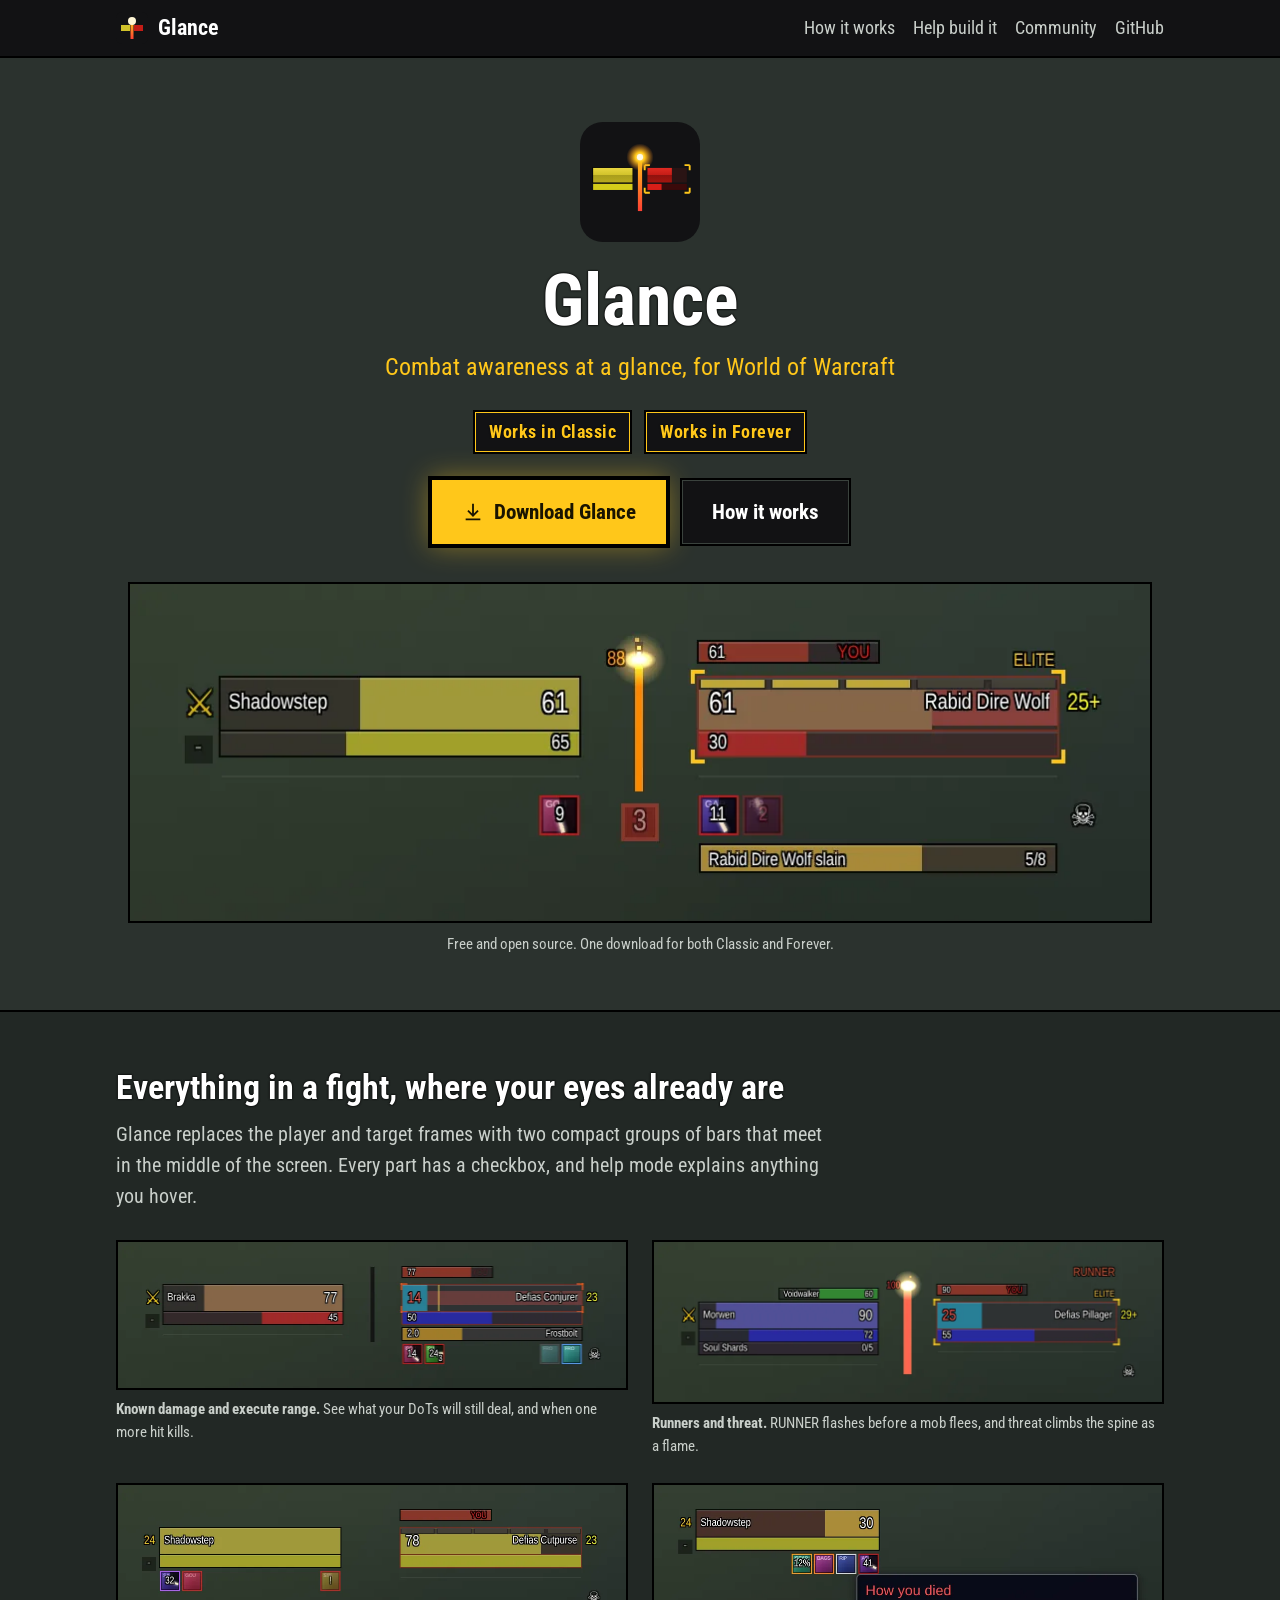
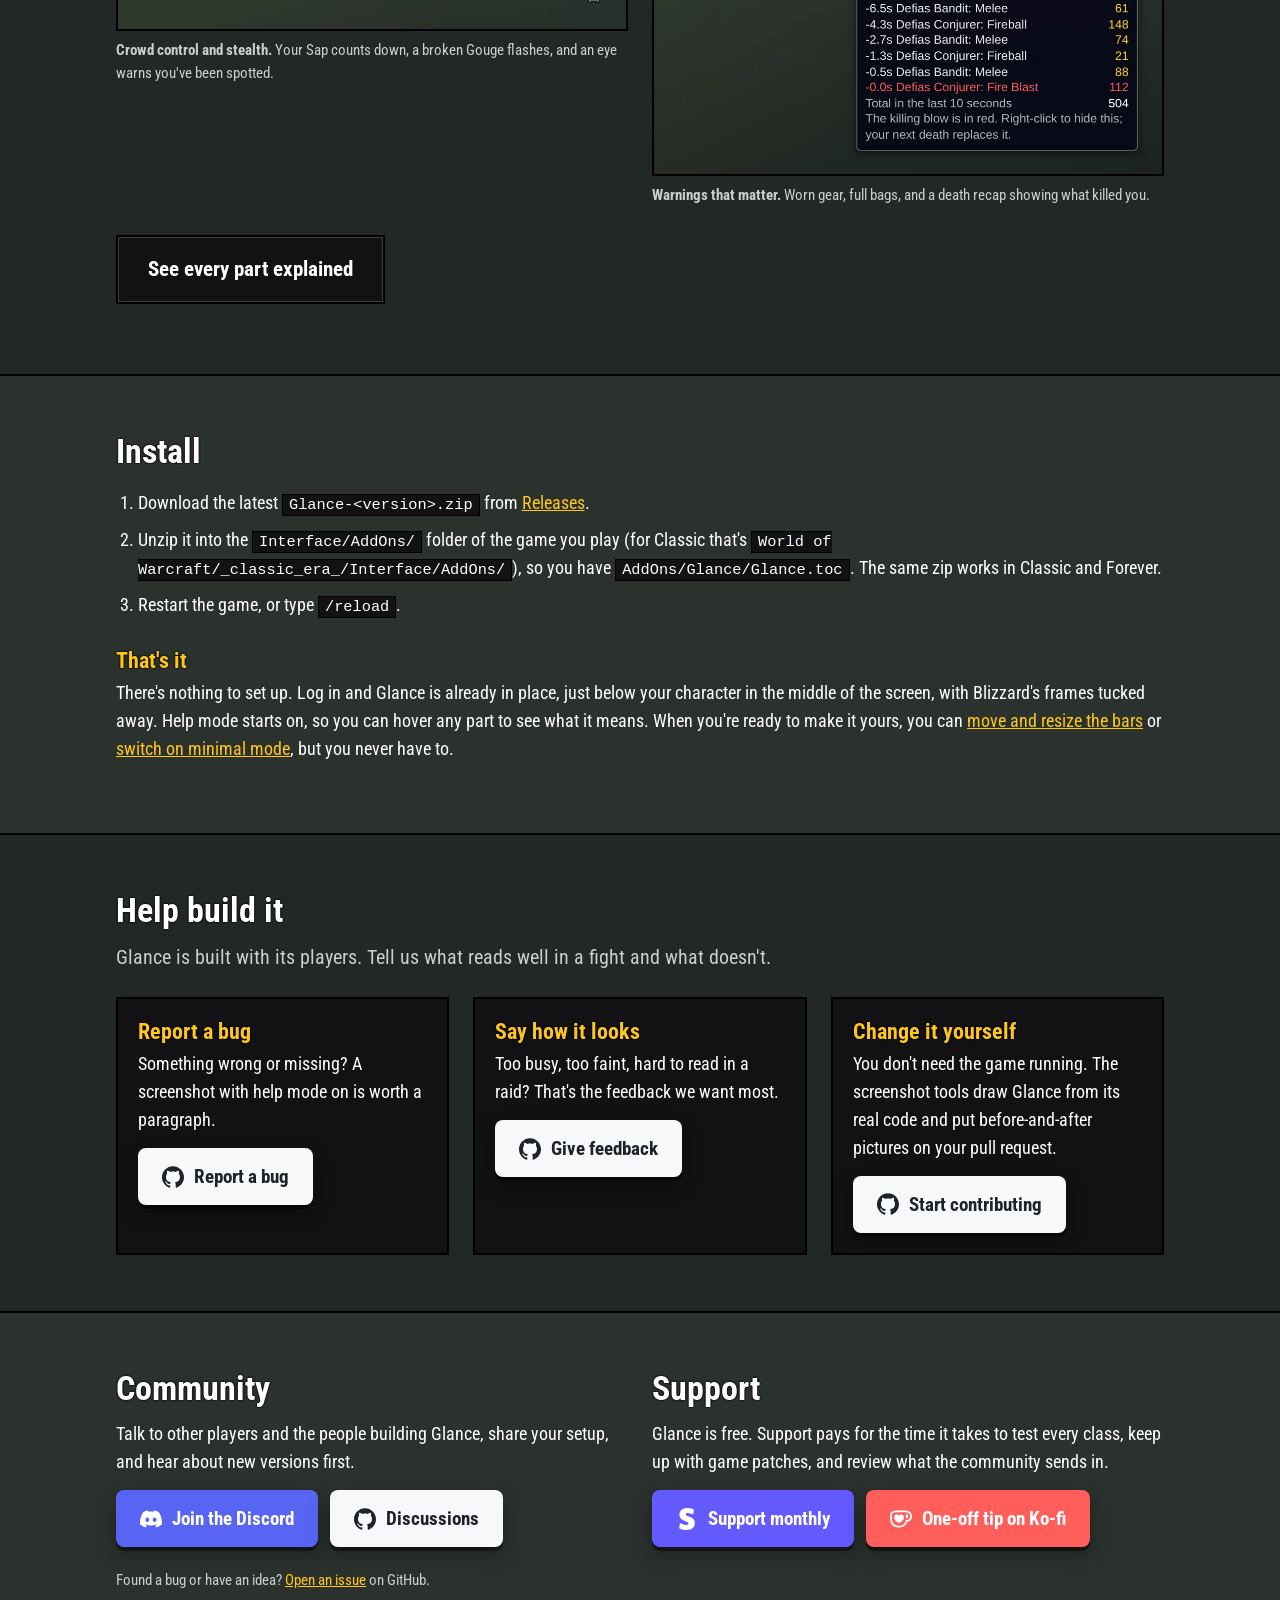
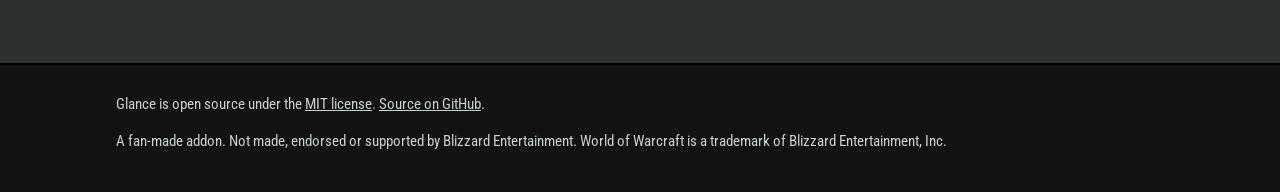
<file: docs/index.html>
<!doctype html>
<!--
  The Glance landing page, served by GitHub Pages from docs/. Plain HTML, no build step.
  Community links: Discord, GitHub Discussions and Issues. Support links: Ko-fi and a
  Stripe monthly subscription. Keep them in step with README.md and .github/FUNDING.yml.
  Screenshots in images/shots/ come from tools/glance-shots:
    python3 tools/site-images.py
-->
<html lang="en">
<head>
<meta charset="utf-8">
<meta name="viewport" content="width=device-width, initial-scale=1">
<title>Glance: combat awareness for WoW Classic and Forever</title>
<meta name="description" content="Glance replaces the player and target frames in World of Warcraft Classic and Forever with two compact groups of bars that meet in the middle of the screen.">
<meta property="og:title" content="Glance">
<meta property="og:description" content="Combat awareness at a glance, for World of Warcraft Classic and Forever.">
<meta property="og:image" content="images/shots/combat.webp">
<link rel="icon" href="images/favicon.svg" type="image/svg+xml">
<link rel="preconnect" href="https://fonts.googleapis.com">
<link href="https://fonts.googleapis.com/css2?family=Roboto+Condensed:wght@400;700&display=swap" rel="stylesheet">
<link rel="stylesheet" href="site.css">
</head>
<body>

<header class="top"><div class="wrap">
  <a class="brand" href="./"><img src="images/favicon.svg" alt="">Glance</a>
  <nav>
    <a href="docs.html">How it works</a>
    <a class="wide" href="#help">Help build it</a>
    <a class="wide" href="#community">Community</a>
    <a href="https://github.com/LatentRune/glance">GitHub</a>
  </nav>
</div></header>

<!-- Hero: what it is and where to get it -->
<div class="hero wrap">
  <img class="mark" src="images/icon.svg" alt="The Glance icon: two bars meeting at a glowing spine">
  <h1>Glance</h1>
  <p class="tag">Combat awareness at a glance, for World of Warcraft</p>
  <p class="clients"><span class="client">Works in Classic</span><span class="client">Works in Forever</span></p>
  <div class="btns">
    <a class="btn gold big" href="https://github.com/LatentRune/glance/releases/latest"><svg class="ico" viewBox="0 0 24 24" aria-hidden="true"><path fill="currentColor" d="M11 3h2v10.6l3.8-3.8 1.4 1.4L12 17.4l-6.2-6.2 1.4-1.4L11 13.6zM4 19h16v2H4z"/></svg>Download Glance</a>
    <a class="btn big" href="docs.html">How it works</a>
  </div>
  <img class="shot" src="images/shots/combat.webp" width="1024" height="338"
       alt="Glance in a fight: a rogue's bars on the left, an elite wolf's on the right, a threat flame on the spine between them">
  <p class="small" style="margin-top:10px">Free and open source. One download for both Classic and Forever.</p>
</div>

<!-- What it shows -->
<section class="alt"><div class="wrap">
  <h2>Everything in a fight, where your eyes already are</h2>
  <p class="lead">Glance replaces the player and target frames with two compact groups of bars
    that meet in the middle of the screen. Every part has a checkbox, and help mode explains
    anything you hover.</p>
  <div class="grid two" style="margin-top:28px">
    <figure><img class="shot" src="images/shots/execute.webp" width="1020" height="292" alt="">
      <figcaption><b>Known damage and execute range.</b> See what your DoTs will still deal, and when one more hit kills.</figcaption></figure>
    <figure><img class="shot" src="images/shots/runner.webp" width="1024" height="322" alt="">
      <figcaption><b>Runners and threat.</b> RUNNER flashes before a mob flees, and threat climbs the spine as a flame.</figcaption></figure>
    <figure><img class="shot" src="images/shots/rogue-cc.webp" width="1014" height="288" alt="">
      <figcaption><b>Crowd control and stealth.</b> Your Sap counts down, a broken Gouge flashes, and an eye warns you've been spotted.</figcaption></figure>
    <figure><img class="shot" src="images/shots/warnings.webp" width="1004" height="572" alt="">
      <figcaption><b>Warnings that matter.</b> Worn gear, full bags, and a death recap showing what killed you.</figcaption></figure>
  </div>
  <p style="margin-top:28px"><a class="btn big" href="docs.html">See every part explained</a></p>
</div></section>

<!-- Install -->
<section id="install"><div class="wrap">
  <h2>Install</h2>
  <ol class="steps">
    <li>Download the latest <code>Glance-&lt;version&gt;.zip</code> from
      <a href="https://github.com/LatentRune/glance/releases/latest">Releases</a>.</li>
    <li>Unzip it into the <code>Interface/AddOns/</code> folder of the game you play (for Classic that's
      <code>World of Warcraft/_classic_era_/Interface/AddOns/</code>), so you have
      <code>AddOns/Glance/Glance.toc</code>. The same zip works in Classic and Forever.</li>
    <li>Restart the game, or type <code>/reload</code>.</li>
  </ol>
  <h3>That's it</h3>
  <p>There's nothing to set up. Log in and Glance is already in place, just below your character in the middle
    of the screen, with Blizzard's frames tucked away. Help mode starts on, so you can hover any part to see what
    it means. When you're ready to make it yours, you can <a href="docs.html#moving">move and resize the bars</a>
    or <a href="docs.html#commands">switch on minimal mode</a>, but you never have to.</p>
</div></section>

<!-- Help build it -->
<section id="help" class="alt"><div class="wrap">
  <h2>Help build it</h2>
  <p class="lead">Glance is built with its players. Tell us what reads well in a fight and what doesn't.</p>
  <div class="grid" style="margin-top:24px">
    <div class="card"><h3>Report a bug</h3><p>Something wrong or missing? A screenshot with help mode on is worth a paragraph.</p>
      <a class="btn brand github" href="https://github.com/LatentRune/glance/issues/new?template=bug.yml"><svg class="ico" viewBox="0 0 24 24" aria-hidden="true"><path fill="currentColor" d="M12 .297c-6.63 0-12 5.373-12 12 0 5.303 3.438 9.8 8.205 11.385.6.113.82-.258.82-.577 0-.285-.01-1.04-.015-2.04-3.338.724-4.042-1.61-4.042-1.61C4.422 18.07 3.633 17.7 3.633 17.7c-1.087-.744.084-.729.084-.729 1.205.084 1.838 1.236 1.838 1.236 1.07 1.835 2.809 1.305 3.495.998.108-.776.417-1.305.76-1.605-2.665-.3-5.466-1.332-5.466-5.93 0-1.31.465-2.38 1.235-3.22-.135-.303-.54-1.523.105-3.176 0 0 1.005-.322 3.3 1.23.96-.267 1.98-.399 3-.405 1.02.006 2.04.138 3 .405 2.28-1.552 3.285-1.23 3.285-1.23.645 1.653.24 2.873.12 3.176.765.84 1.23 1.91 1.23 3.22 0 4.61-2.805 5.625-5.475 5.92.42.36.81 1.096.81 2.22 0 1.606-.015 2.896-.015 3.286 0 .315.21.69.825.57C20.565 22.092 24 17.592 24 12.297c0-6.627-5.373-12-12-12"/></svg>Report a bug</a></div>
    <div class="card"><h3>Say how it looks</h3><p>Too busy, too faint, hard to read in a raid? That's the feedback we want most.</p>
      <a class="btn brand github" href="https://github.com/LatentRune/glance/issues/new?template=looks.yml"><svg class="ico" viewBox="0 0 24 24" aria-hidden="true"><path fill="currentColor" d="M12 .297c-6.63 0-12 5.373-12 12 0 5.303 3.438 9.8 8.205 11.385.6.113.82-.258.82-.577 0-.285-.01-1.04-.015-2.04-3.338.724-4.042-1.61-4.042-1.61C4.422 18.07 3.633 17.7 3.633 17.7c-1.087-.744.084-.729.084-.729 1.205.084 1.838 1.236 1.838 1.236 1.07 1.835 2.809 1.305 3.495.998.108-.776.417-1.305.76-1.605-2.665-.3-5.466-1.332-5.466-5.93 0-1.31.465-2.38 1.235-3.22-.135-.303-.54-1.523.105-3.176 0 0 1.005-.322 3.3 1.23.96-.267 1.98-.399 3-.405 1.02.006 2.04.138 3 .405 2.28-1.552 3.285-1.23 3.285-1.23.645 1.653.24 2.873.12 3.176.765.84 1.23 1.91 1.23 3.22 0 4.61-2.805 5.625-5.475 5.92.42.36.81 1.096.81 2.22 0 1.606-.015 2.896-.015 3.286 0 .315.21.69.825.57C20.565 22.092 24 17.592 24 12.297c0-6.627-5.373-12-12-12"/></svg>Give feedback</a></div>
    <div class="card"><h3>Change it yourself</h3><p>You don't need the game running. The screenshot tools draw Glance from its real code and put before-and-after pictures on your pull request.</p>
      <a class="btn brand github" href="https://github.com/LatentRune/glance/blob/main/CONTRIBUTING.md"><svg class="ico" viewBox="0 0 24 24" aria-hidden="true"><path fill="currentColor" d="M12 .297c-6.63 0-12 5.373-12 12 0 5.303 3.438 9.8 8.205 11.385.6.113.82-.258.82-.577 0-.285-.01-1.04-.015-2.04-3.338.724-4.042-1.61-4.042-1.61C4.422 18.07 3.633 17.7 3.633 17.7c-1.087-.744.084-.729.084-.729 1.205.084 1.838 1.236 1.838 1.236 1.07 1.835 2.809 1.305 3.495.998.108-.776.417-1.305.76-1.605-2.665-.3-5.466-1.332-5.466-5.93 0-1.31.465-2.38 1.235-3.22-.135-.303-.54-1.523.105-3.176 0 0 1.005-.322 3.3 1.23.96-.267 1.98-.399 3-.405 1.02.006 2.04.138 3 .405 2.28-1.552 3.285-1.23 3.285-1.23.645 1.653.24 2.873.12 3.176.765.84 1.23 1.91 1.23 3.22 0 4.61-2.805 5.625-5.475 5.92.42.36.81 1.096.81 2.22 0 1.606-.015 2.896-.015 3.286 0 .315.21.69.825.57C20.565 22.092 24 17.592 24 12.297c0-6.627-5.373-12-12-12"/></svg>Start contributing</a></div>
  </div>
</div></section>

<!-- Community and support -->
<section id="community"><div class="wrap">
  <div class="grid">
    <div>
      <h2>Community</h2>
      <p>Talk to other players and the people building Glance, share your setup, and hear about new versions first.</p>
      <div class="btns" style="margin-bottom:22px">
        <a class="btn brand discord" href="https://discord.gg/wcCfAmMsFV"><svg class="ico" viewBox="0 0 24 24" aria-hidden="true"><path fill="currentColor" d="M20.317 4.3698a19.7913 19.7913 0 00-4.8851-1.5152.0741.0741 0 00-.0785.0371c-.211.3753-.4447.8648-.6083 1.2495-1.8447-.2762-3.68-.2762-5.4868 0-.1636-.3933-.4058-.8742-.6177-1.2495a.077.077 0 00-.0785-.037 19.7363 19.7363 0 00-4.8852 1.515.0699.0699 0 00-.0321.0277C.5334 9.0458-.319 13.5799.0992 18.0578a.0824.0824 0 00.0312.0561c2.0528 1.5076 4.0413 2.4228 5.9929 3.0294a.0777.0777 0 00.0842-.0276c.4616-.6304.8731-1.2952 1.226-1.9942a.076.076 0 00-.0416-.1057c-.6528-.2476-1.2743-.5495-1.8722-.8923a.077.077 0 01-.0076-.1277c.1258-.0943.2517-.1923.3718-.2914a.0743.0743 0 01.0776-.0105c3.9278 1.7933 8.18 1.7933 12.0614 0a.0739.0739 0 01.0785.0095c.1202.099.246.1981.3728.2924a.077.077 0 01-.0066.1276 12.2986 12.2986 0 01-1.873.8914.0766.0766 0 00-.0407.1067c.3604.698.7719 1.3628 1.225 1.9932a.076.076 0 00.0842.0286c1.961-.6067 3.9495-1.5219 6.0023-3.0294a.077.077 0 00.0313-.0552c.5004-5.177-.8382-9.6739-3.5485-13.6604a.061.061 0 00-.0312-.0286zM8.02 15.3312c-1.1825 0-2.1569-1.0857-2.1569-2.419 0-1.3332.9555-2.4189 2.157-2.4189 1.2108 0 2.1757 1.0952 2.1568 2.419 0 1.3332-.9555 2.4189-2.1569 2.4189zm7.9748 0c-1.1825 0-2.1569-1.0857-2.1569-2.419 0-1.3332.9554-2.4189 2.1569-2.4189 1.2108 0 2.1757 1.0952 2.1568 2.419 0 1.3332-.946 2.4189-2.1568 2.4189Z"/></svg>Join the Discord</a>
        <a class="btn brand github" href="https://github.com/LatentRune/glance/discussions"><svg class="ico" viewBox="0 0 24 24" aria-hidden="true"><path fill="currentColor" d="M12 .297c-6.63 0-12 5.373-12 12 0 5.303 3.438 9.8 8.205 11.385.6.113.82-.258.82-.577 0-.285-.01-1.04-.015-2.04-3.338.724-4.042-1.61-4.042-1.61C4.422 18.07 3.633 17.7 3.633 17.7c-1.087-.744.084-.729.084-.729 1.205.084 1.838 1.236 1.838 1.236 1.07 1.835 2.809 1.305 3.495.998.108-.776.417-1.305.76-1.605-2.665-.3-5.466-1.332-5.466-5.93 0-1.31.465-2.38 1.235-3.22-.135-.303-.54-1.523.105-3.176 0 0 1.005-.322 3.3 1.23.96-.267 1.98-.399 3-.405 1.02.006 2.04.138 3 .405 2.28-1.552 3.285-1.23 3.285-1.23.645 1.653.24 2.873.12 3.176.765.84 1.23 1.91 1.23 3.22 0 4.61-2.805 5.625-5.475 5.92.42.36.81 1.096.81 2.22 0 1.606-.015 2.896-.015 3.286 0 .315.21.69.825.57C20.565 22.092 24 17.592 24 12.297c0-6.627-5.373-12-12-12"/></svg>Discussions</a>
      </div>
      <p class="small">Found a bug or have an idea? <a href="https://github.com/LatentRune/glance/issues">Open an issue</a> on GitHub.</p>
    </div>
    <div>
      <h2>Support</h2>
      <p>Glance is free. Support pays for the time it takes to test every class,
        keep up with game patches, and review what the community sends in.</p>
      <div class="btns">
        <a class="btn brand stripe" href="https://buy.stripe.com/00wdR93RAdvsdxwaPwew801"><svg class="ico" viewBox="0 0 24 24" aria-hidden="true"><path fill="currentColor" d="M13.976 9.15c-2.172-.806-3.356-1.426-3.356-2.409 0-.831.683-1.305 1.901-1.305 2.227 0 4.515.858 6.09 1.631l.89-5.494C18.252.975 15.697 0 12.165 0 9.667 0 7.589.654 6.104 1.872 4.56 3.147 3.757 4.992 3.757 7.218c0 4.039 2.467 5.76 6.476 7.219 2.585.92 3.445 1.574 3.445 2.583 0 .98-.84 1.545-2.354 1.545-1.875 0-4.965-.921-6.99-2.109l-.9 5.555C5.175 22.99 8.385 24 11.714 24c2.641 0 4.843-.624 6.328-1.813 1.664-1.305 2.525-3.236 2.525-5.732 0-4.128-2.524-5.851-6.594-7.305h.003z"/></svg>Support monthly</a>
        <a class="btn brand kofi" href="https://ko-fi.com/latentrune"><svg class="ico" viewBox="0 0 24 24" aria-hidden="true"><path fill="currentColor" d="M11.351 2.715c-2.7 0-4.986.025-6.83.26C2.078 3.285 0 5.154 0 8.61c0 3.506.182 6.13 1.585 8.493 1.584 2.701 4.233 4.182 7.662 4.182h.83c4.209 0 6.494-2.234 7.637-4a9.5 9.5 0 0 0 1.091-2.338C21.792 14.688 24 12.22 24 9.208v-.415c0-3.247-2.13-5.507-5.792-5.87-1.558-.156-2.65-.208-6.857-.208m0 1.947c4.208 0 5.09.052 6.571.182 2.624.311 4.13 1.584 4.13 4v.39c0 2.156-1.792 3.844-3.87 3.844h-.935l-.156.649c-.208 1.013-.597 1.818-1.039 2.546-.909 1.428-2.545 3.064-5.922 3.064h-.805c-2.571 0-4.831-.883-6.078-3.195-1.09-2-1.298-4.155-1.298-7.506 0-2.181.857-3.402 3.012-3.714 1.533-.233 3.559-.26 6.39-.26m6.547 2.287c-.416 0-.65.234-.65.546v2.935c0 .311.234.545.65.545 1.324 0 2.051-.754 2.051-2s-.727-2.026-2.052-2.026m-10.39.182c-1.818 0-3.013 1.48-3.013 3.142 0 1.533.858 2.857 1.949 3.897.727.701 1.87 1.429 2.649 1.896a1.47 1.47 0 0 0 1.507 0c.78-.467 1.922-1.195 2.623-1.896 1.117-1.039 1.974-2.364 1.974-3.897 0-1.662-1.247-3.142-3.039-3.142-1.065 0-1.792.545-2.338 1.298-.493-.753-1.246-1.298-2.312-1.298"/></svg>One-off tip on Ko-fi</a>
      </div>
    </div>
  </div>
</div></section>

<footer><div class="wrap">
  <p>Glance is open source under the <a href="https://github.com/LatentRune/glance/blob/main/LICENSE">MIT license</a>.
    <a href="https://github.com/LatentRune/glance">Source on GitHub</a>.</p>
  <p>A fan-made addon. Not made, endorsed or supported by Blizzard Entertainment.
    World of Warcraft is a trademark of Blizzard Entertainment, Inc.</p>
</div></footer>
</body>
</html>
</file>
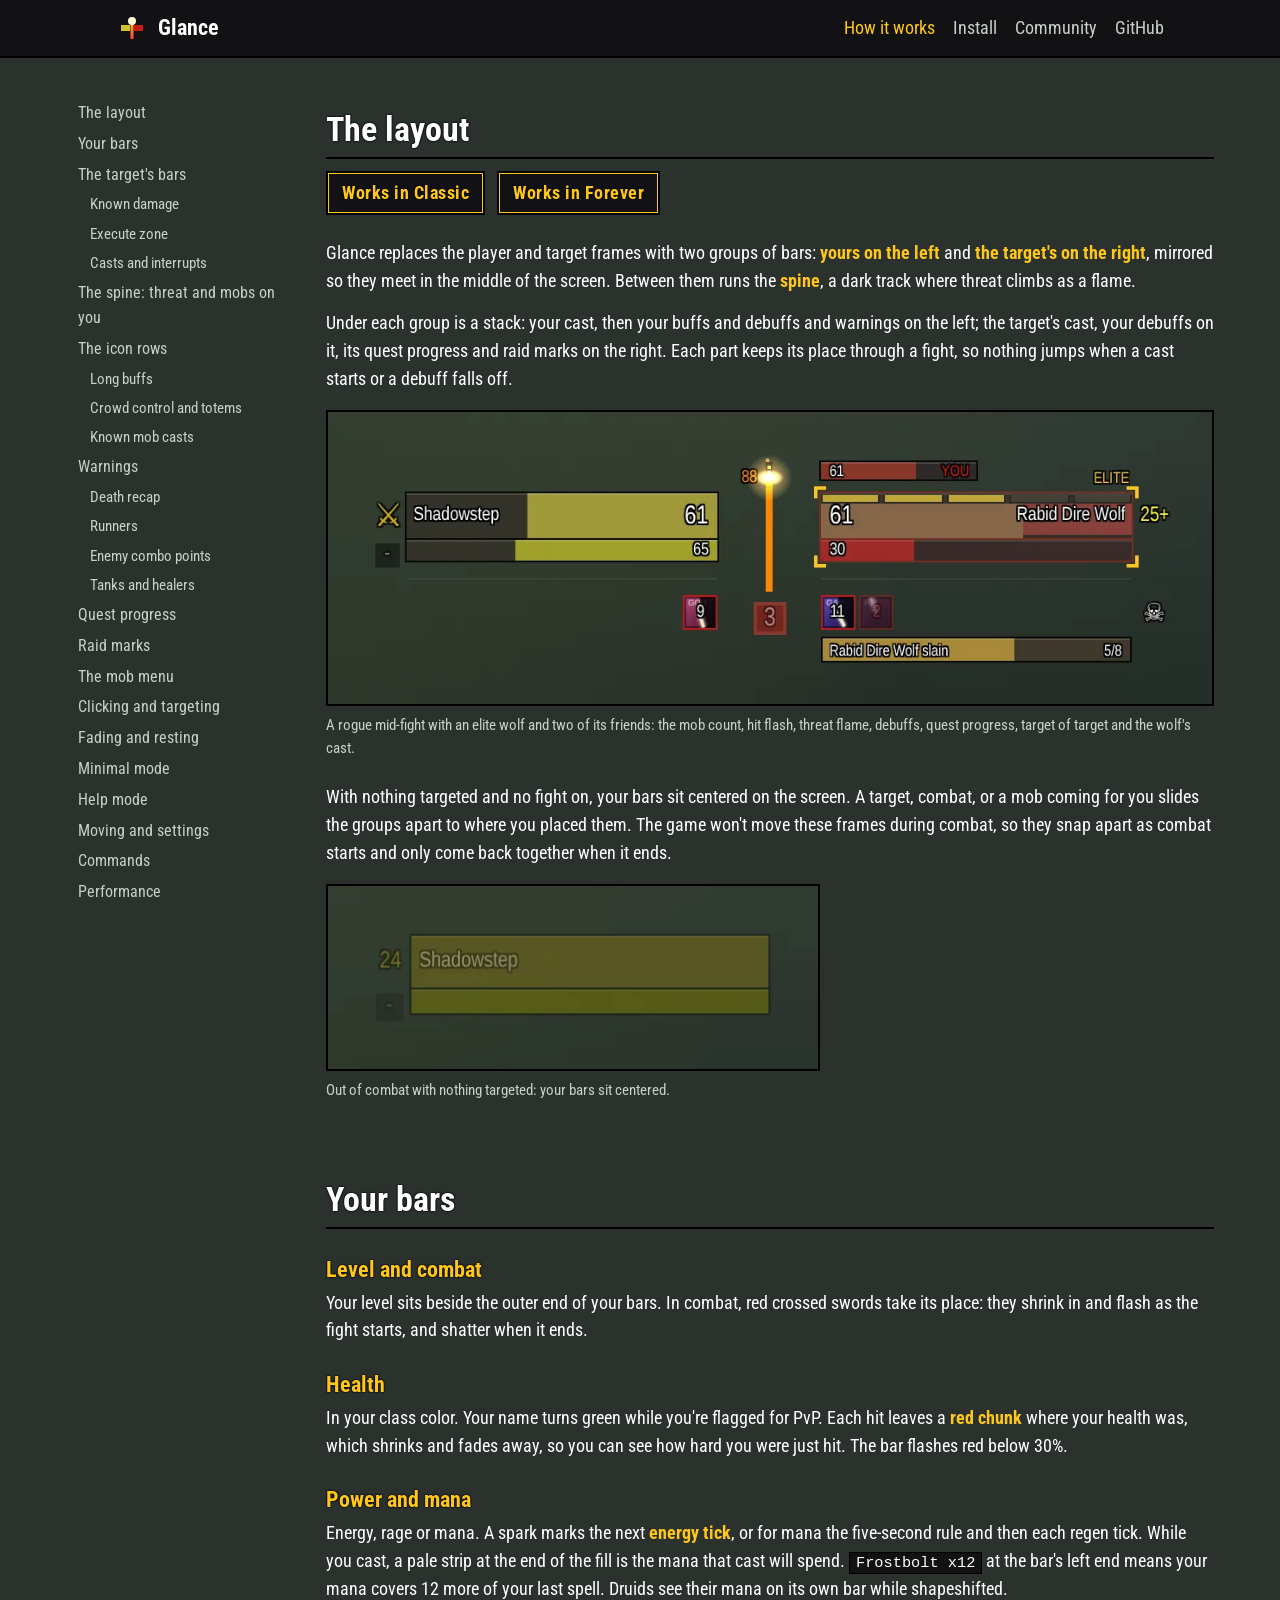
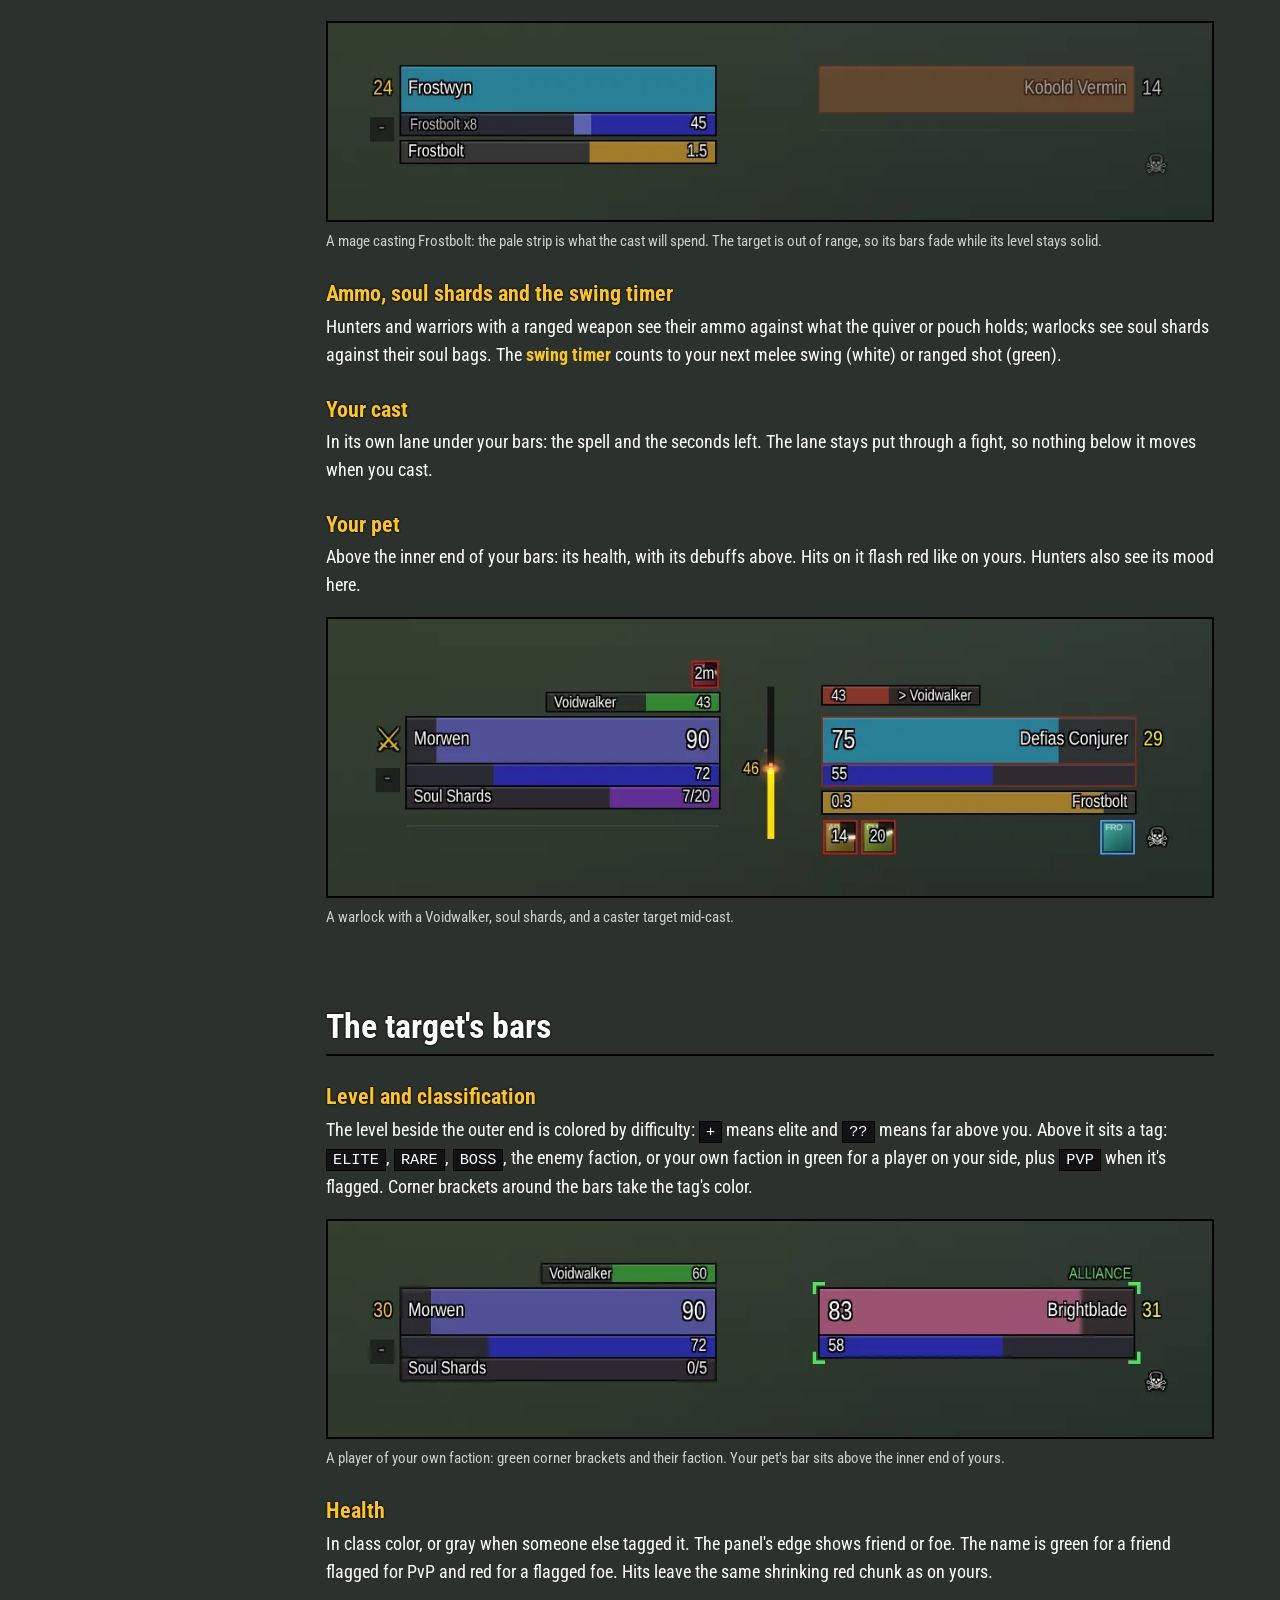
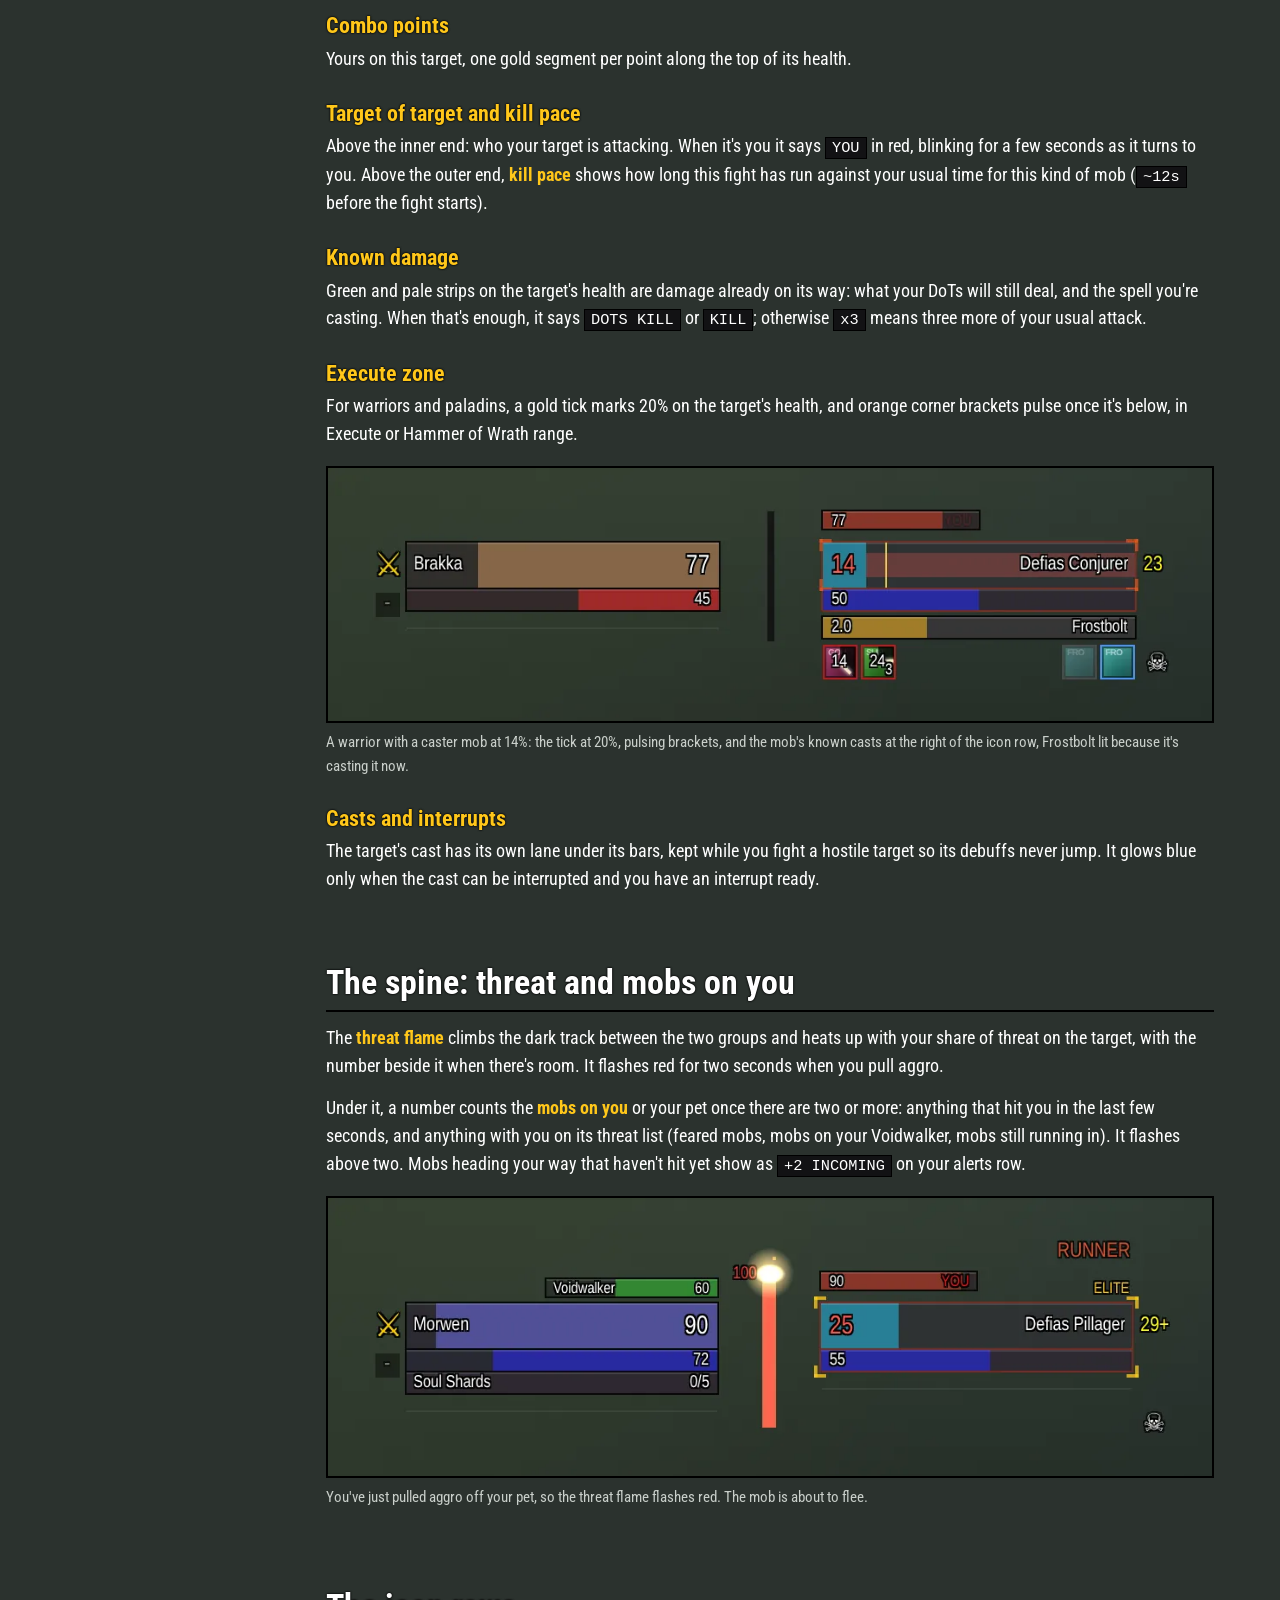
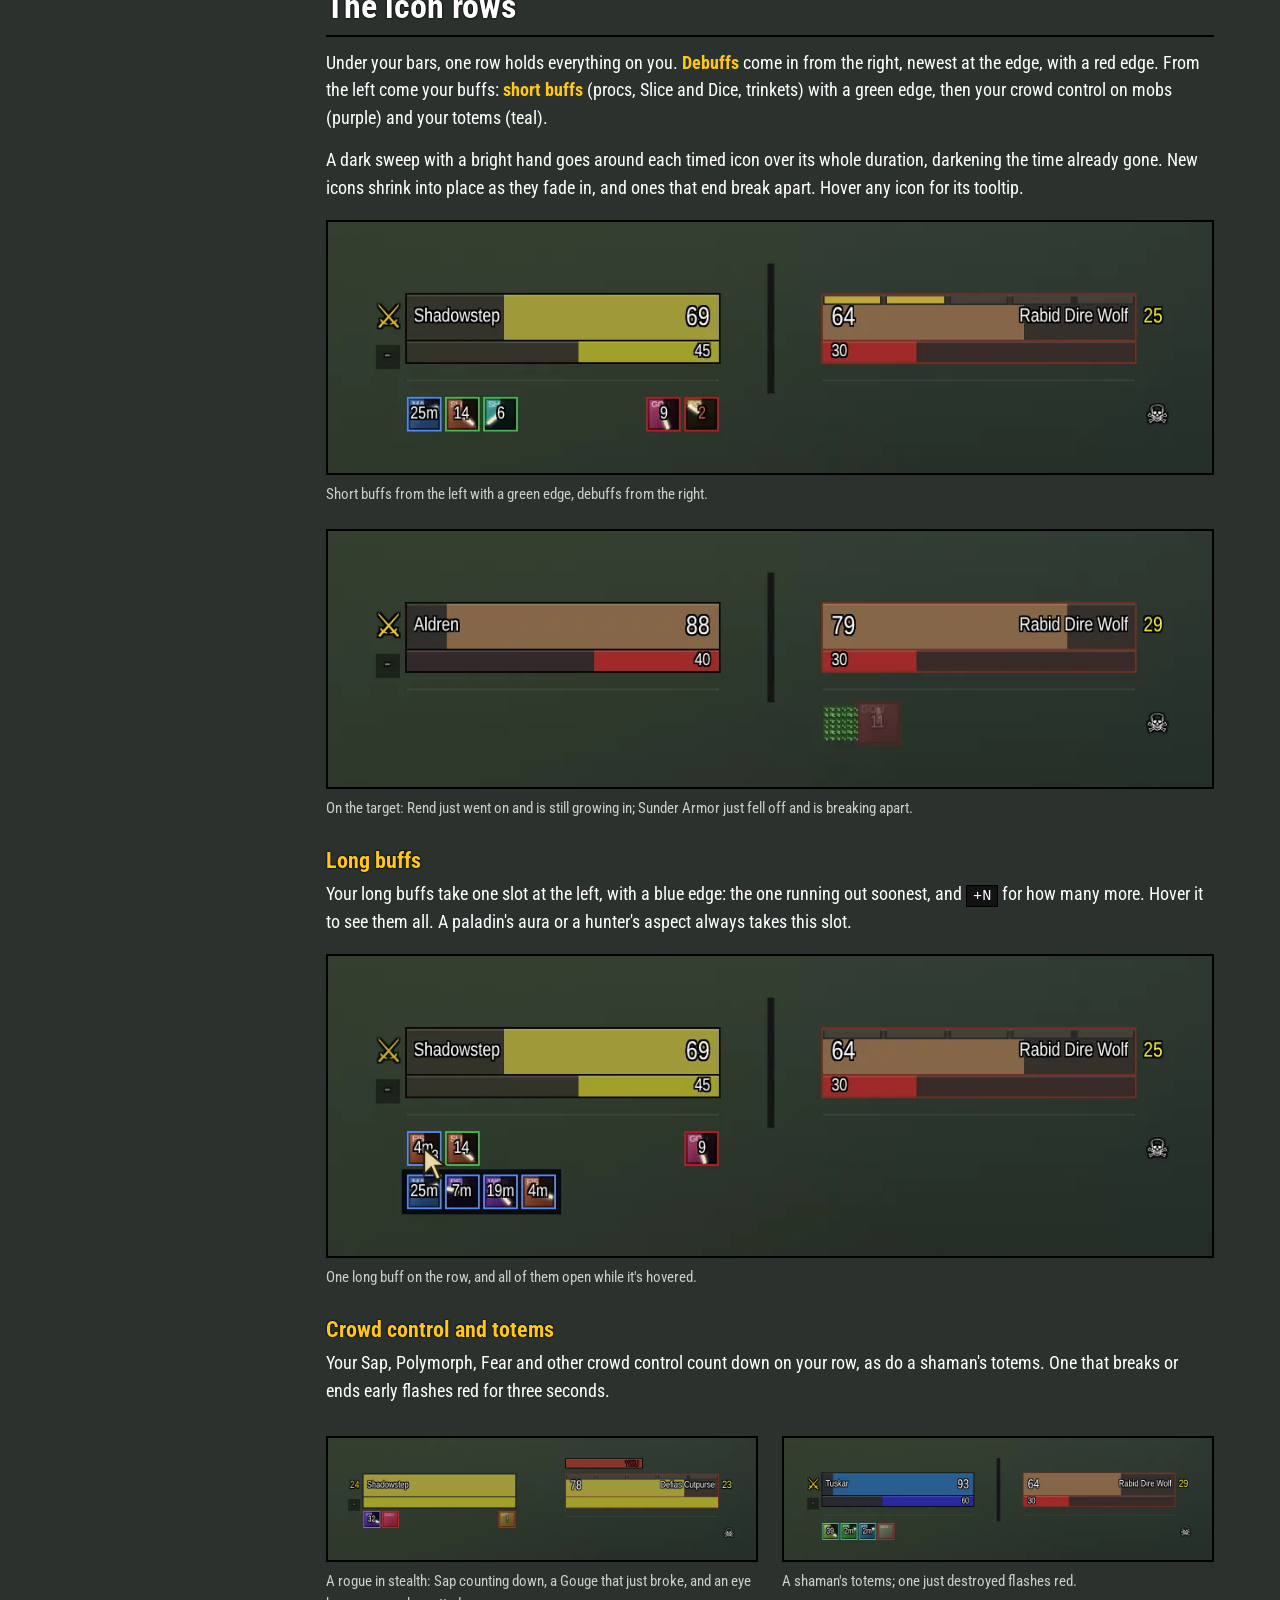
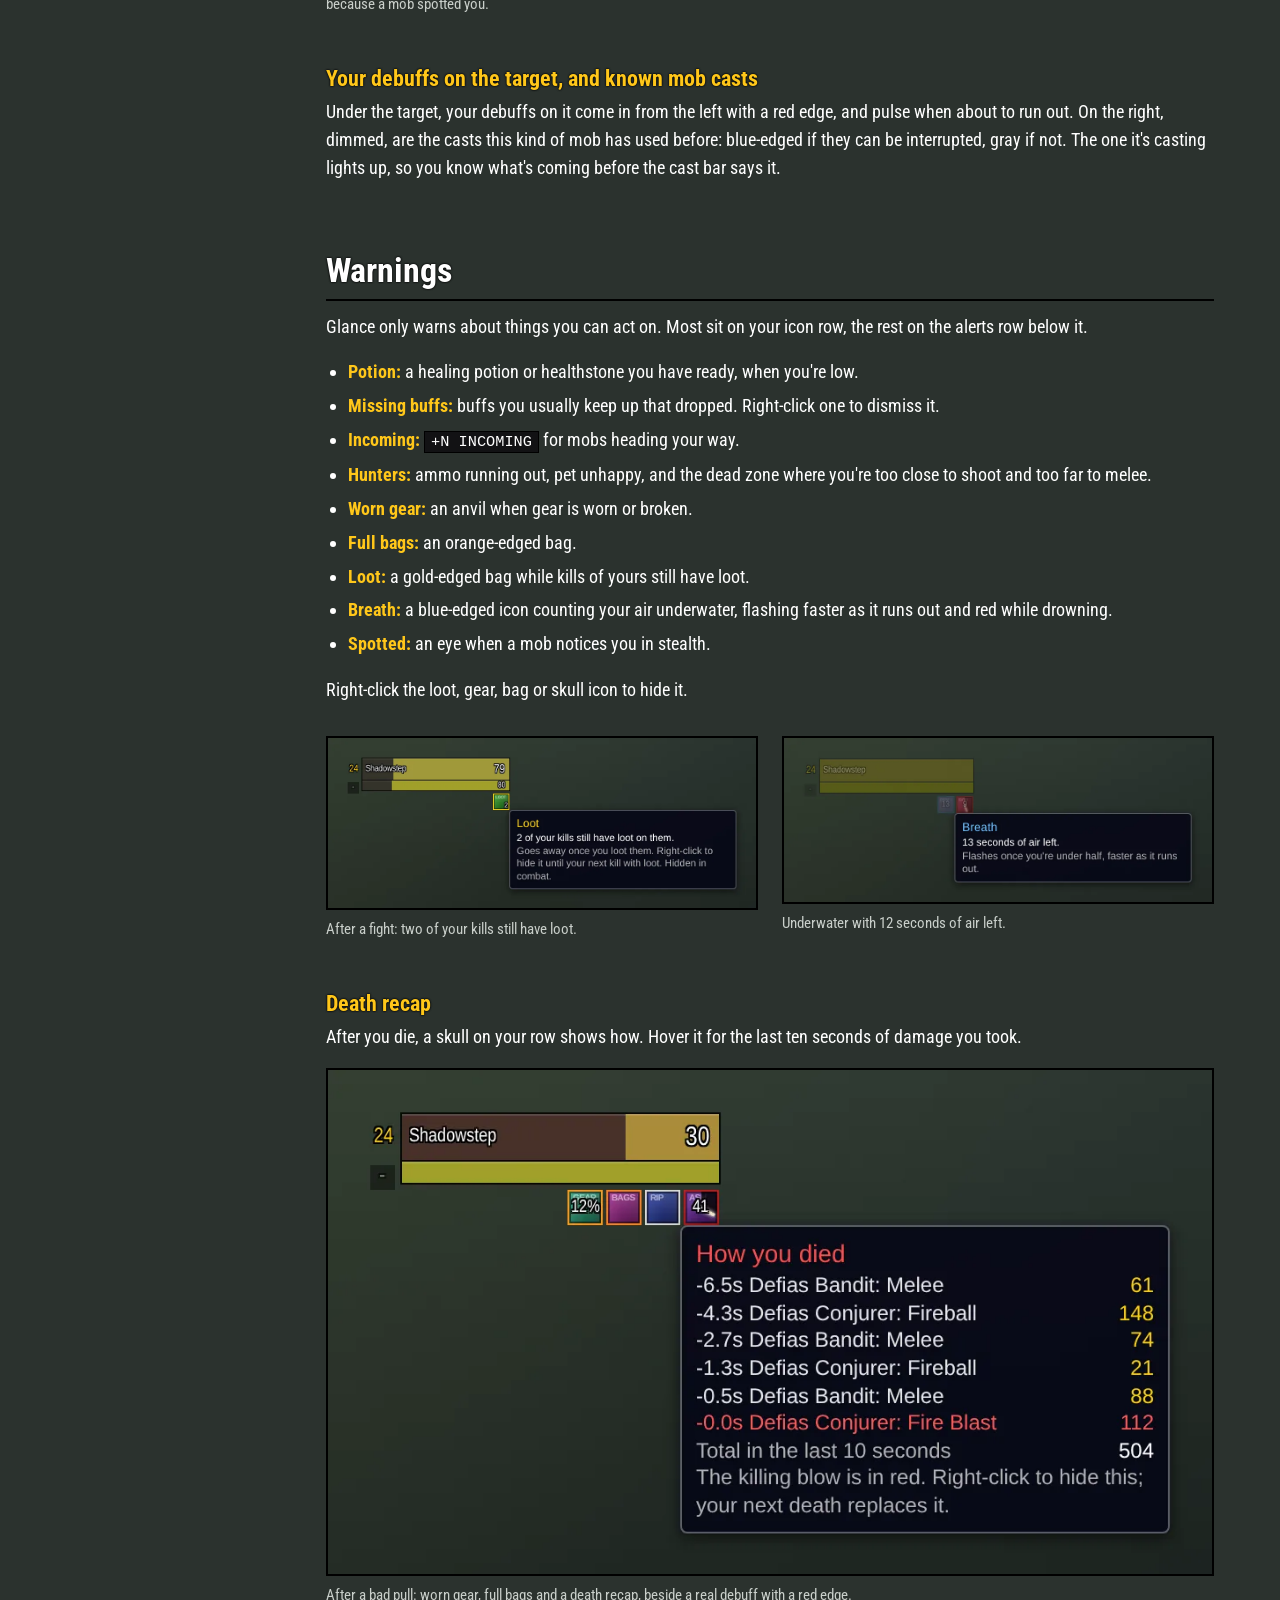
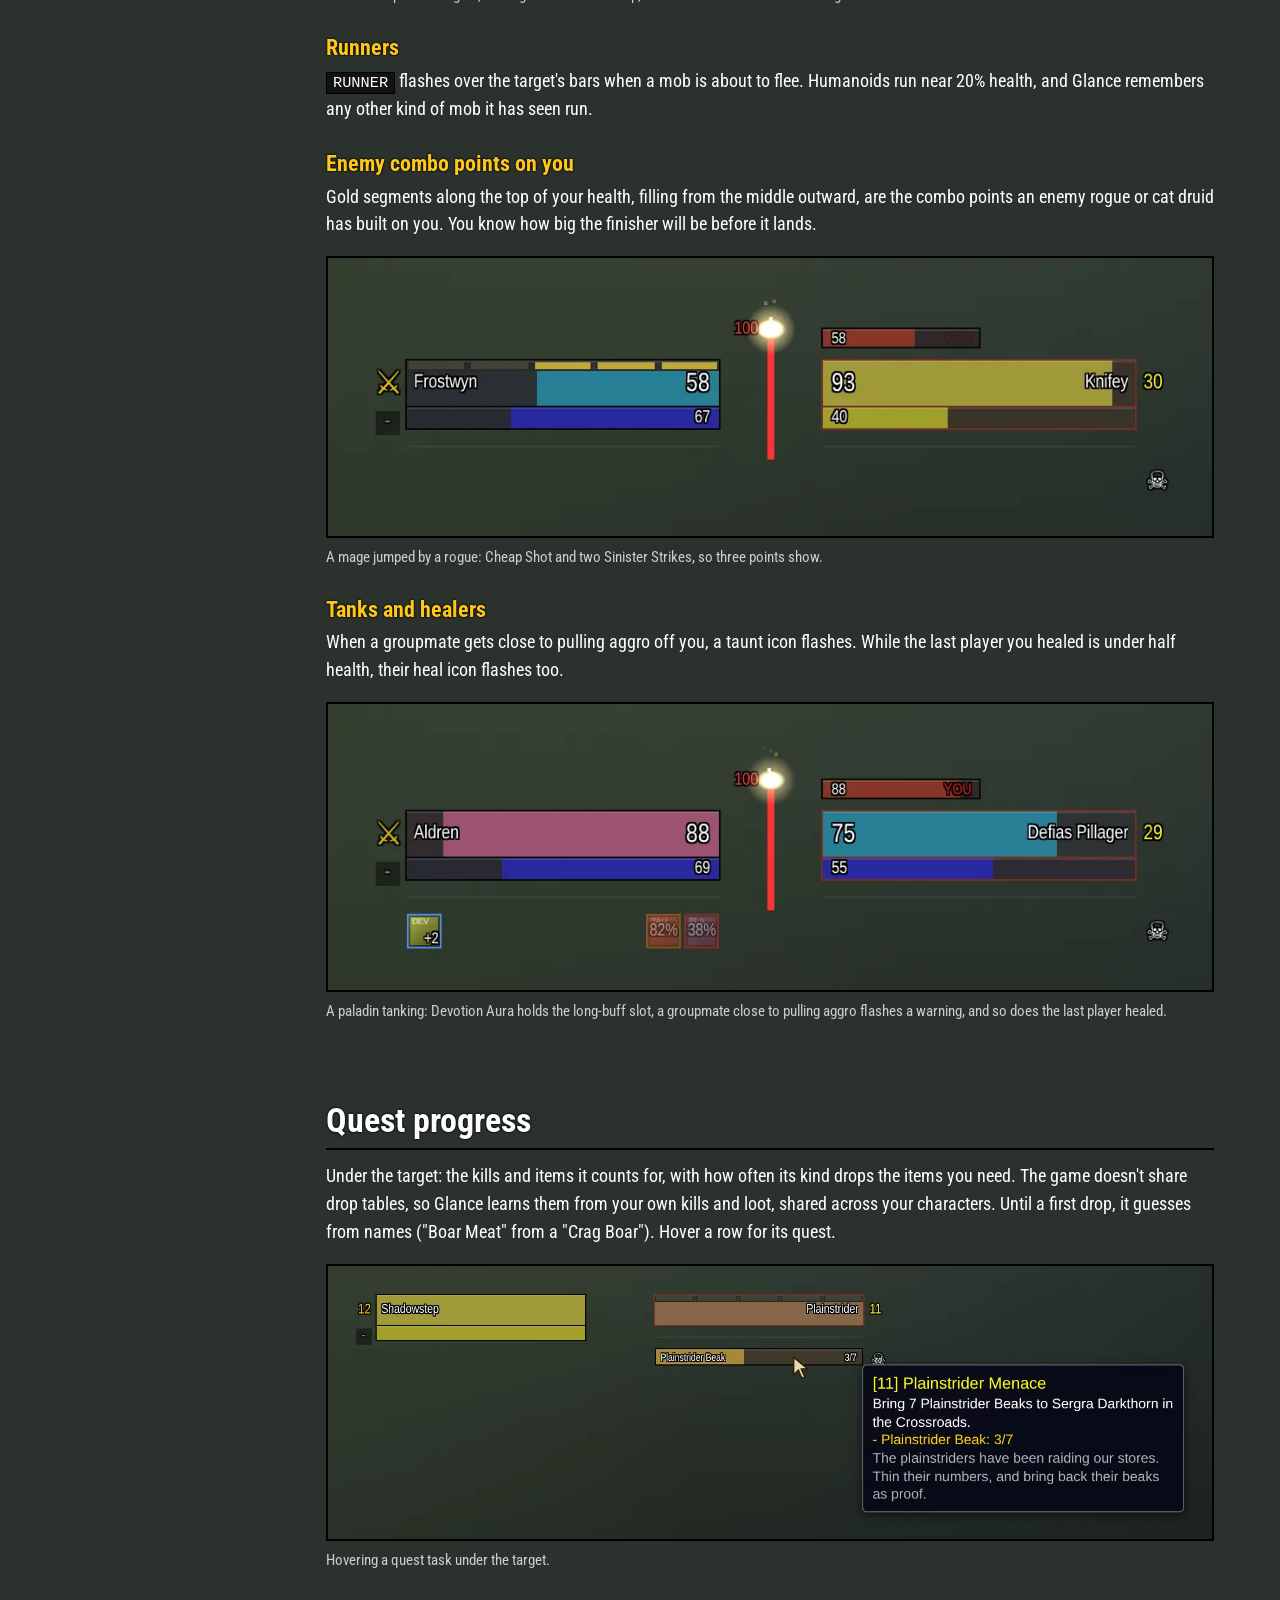
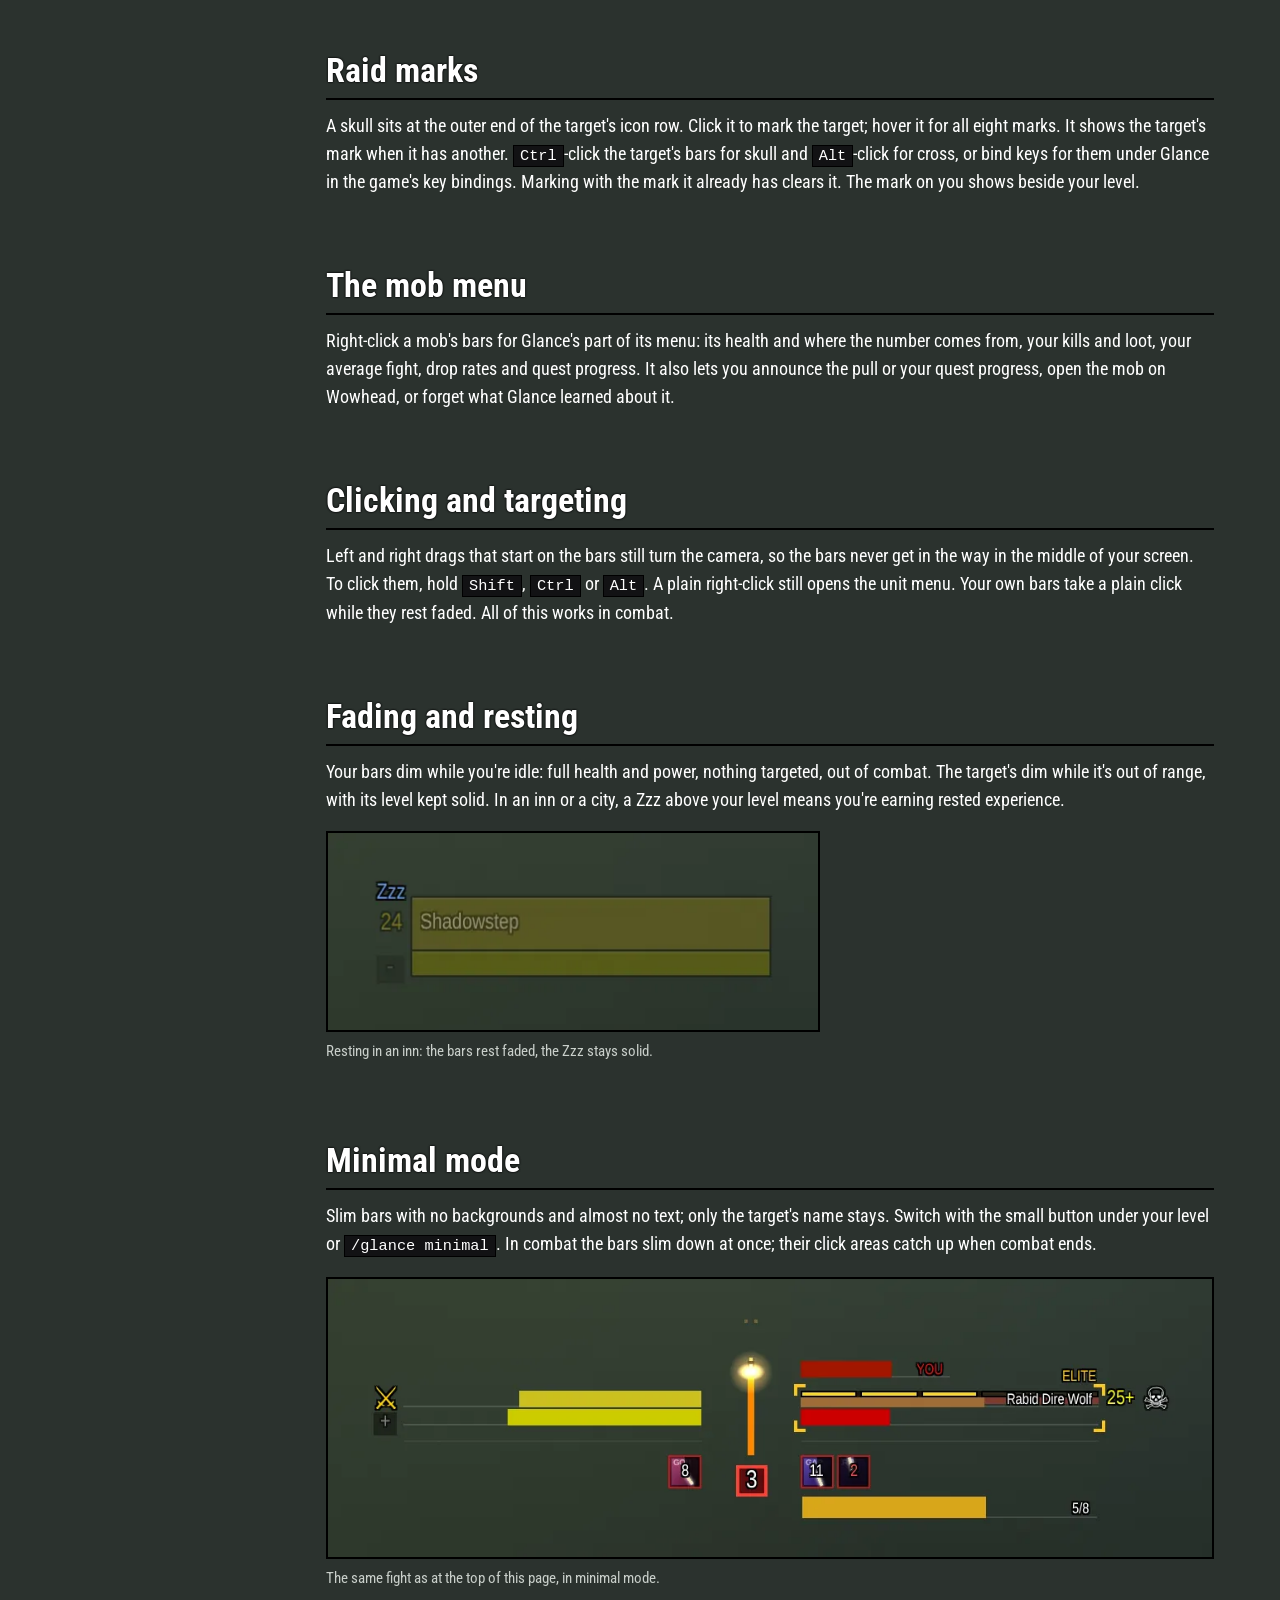
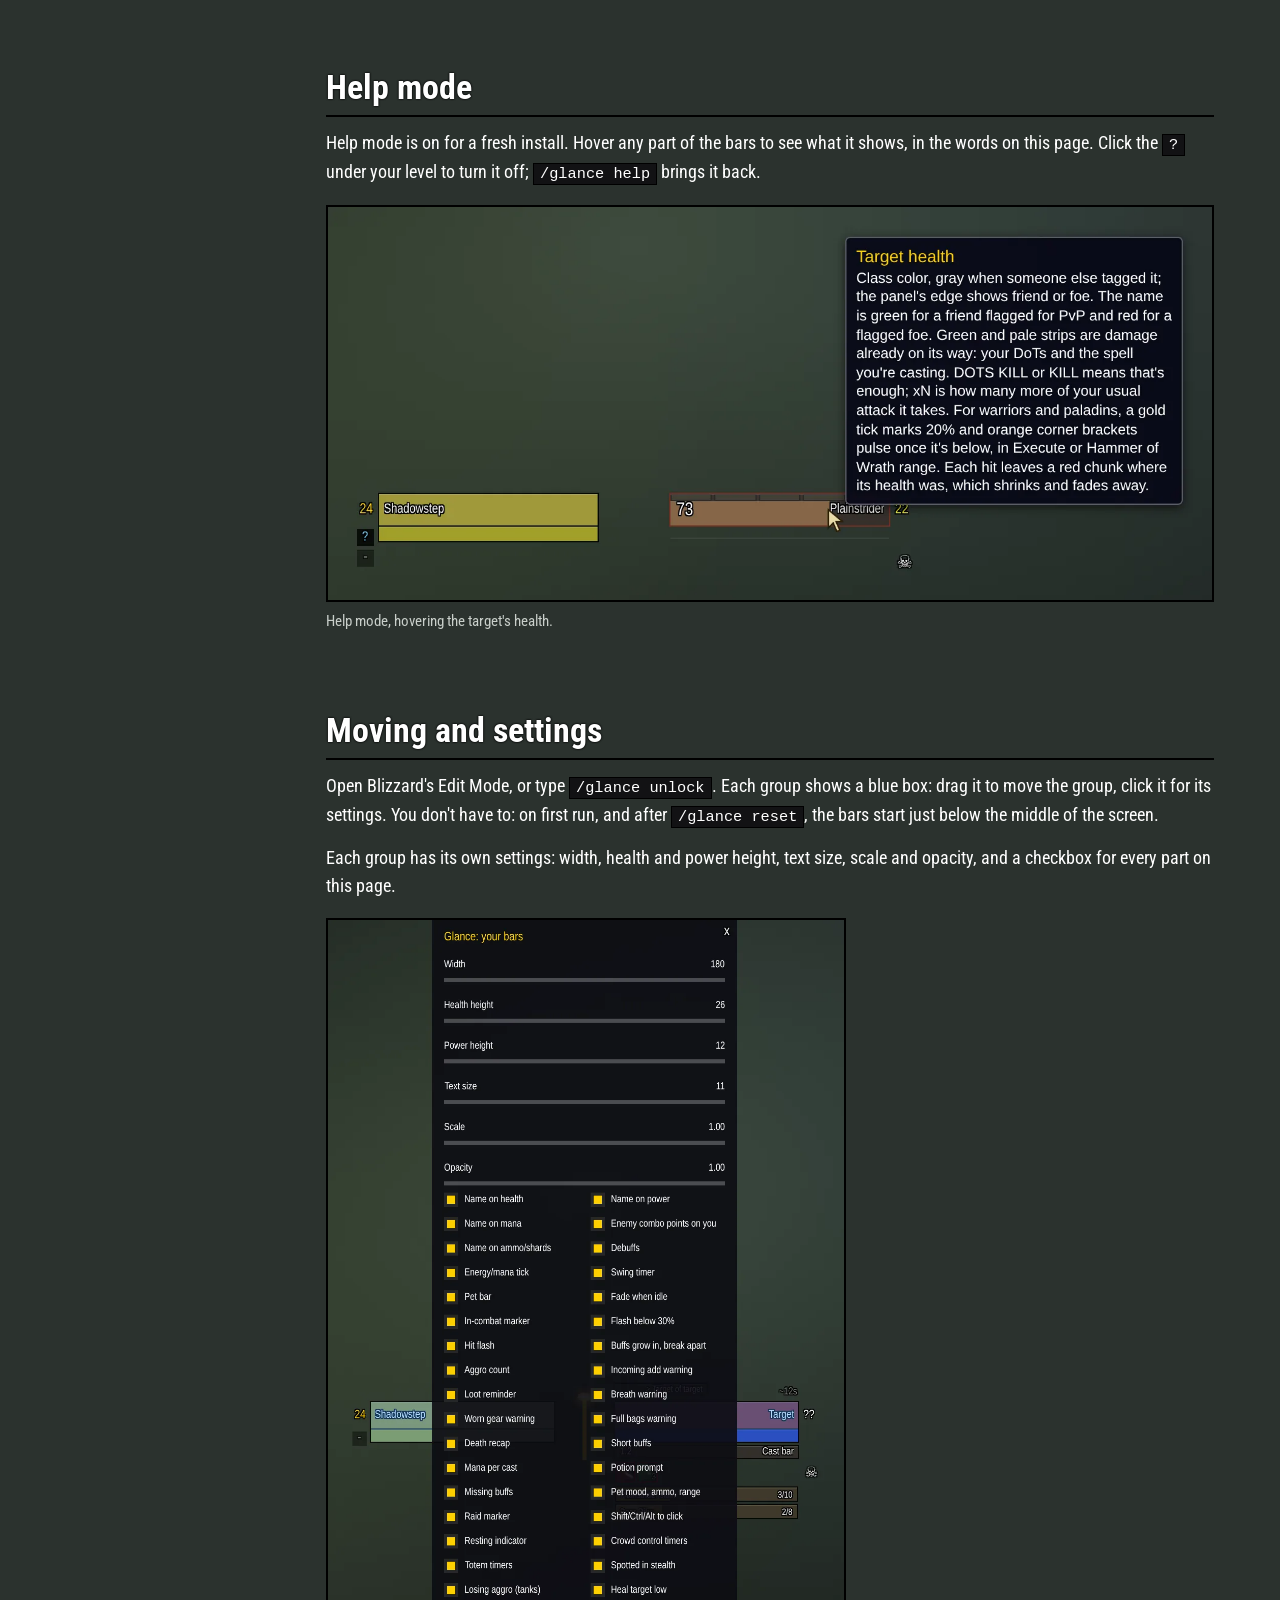
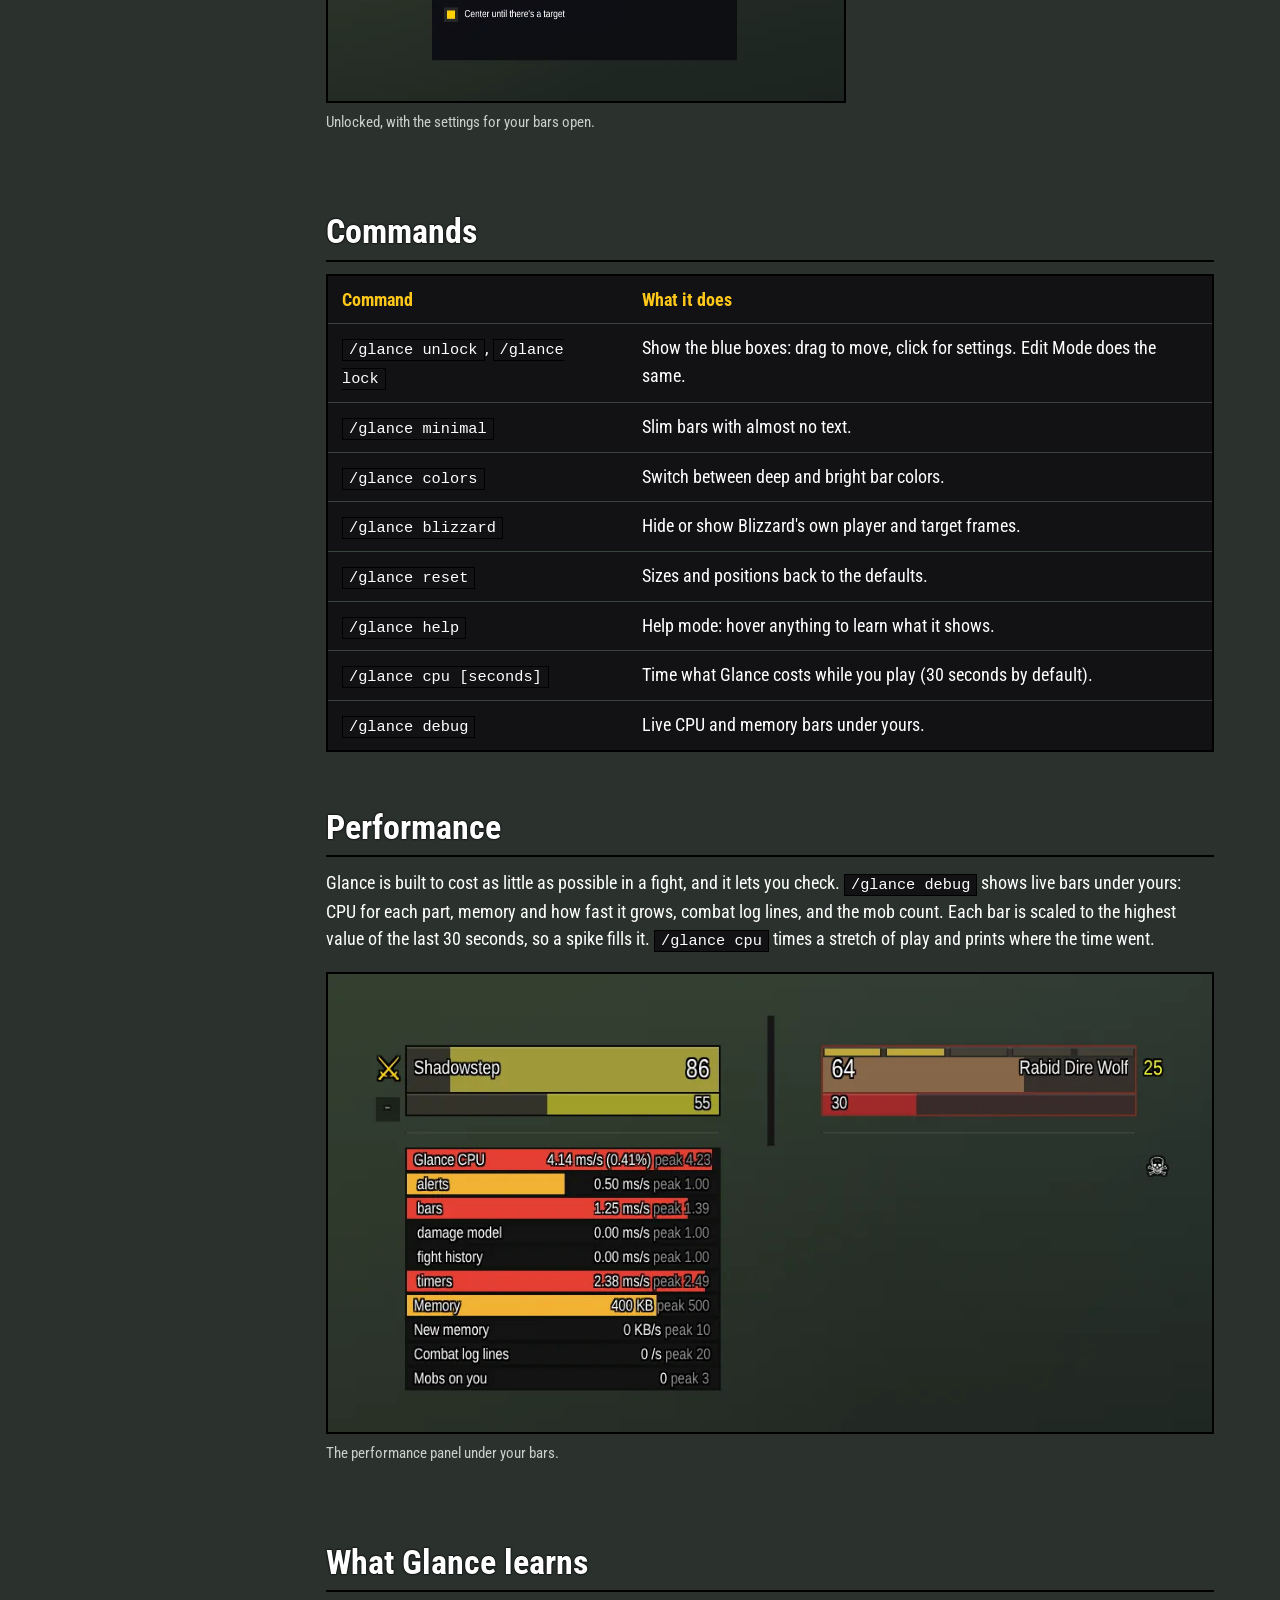
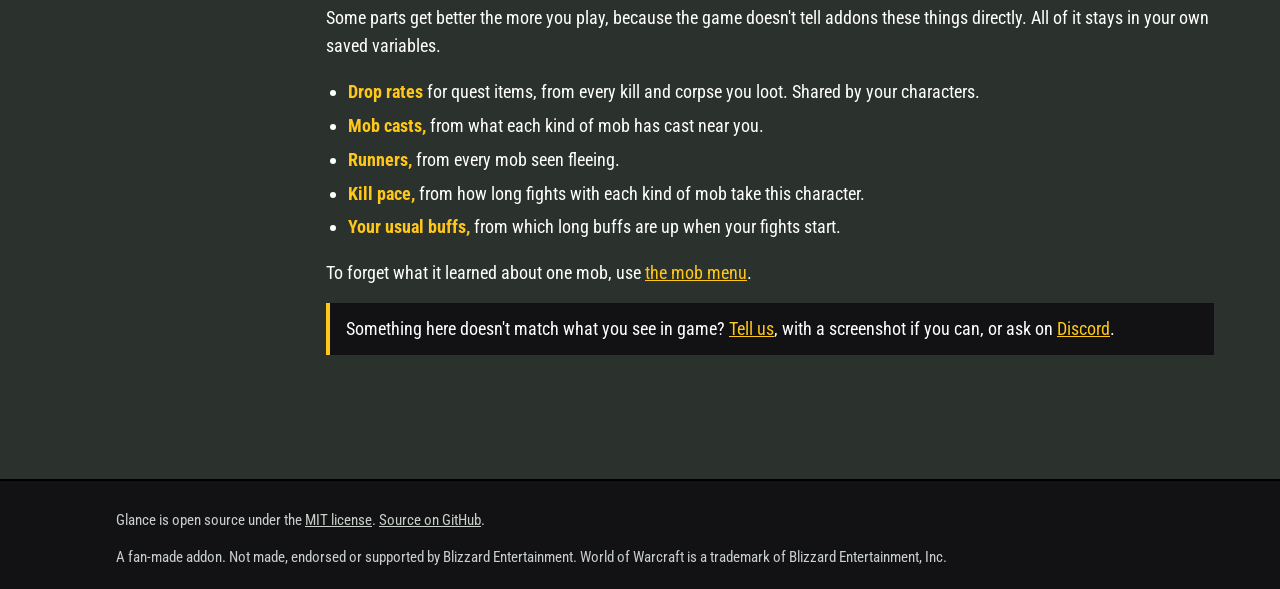
<file: docs/docs.html>
<!doctype html>
<!--
  How Glance works, part by part, for players. Served by GitHub Pages from docs/.
  The words follow the in-game help (src/settings/Help.lua): when a part changes, update
  both. Screenshots in images/shots/ are the tools/glance-shots scenarios of the same name:
    python3 tools/site-images.py
-->
<html lang="en">
<head>
<meta charset="utf-8">
<meta name="viewport" content="width=device-width, initial-scale=1">
<title>How Glance works</title>
<meta name="description" content="Every part of the Glance addon for WoW Classic and Forever explained, with screenshots.">
<link rel="icon" href="images/favicon.svg" type="image/svg+xml">
<link rel="preconnect" href="https://fonts.googleapis.com">
<link href="https://fonts.googleapis.com/css2?family=Roboto+Condensed:wght@400;700&display=swap" rel="stylesheet">
<link rel="stylesheet" href="site.css">
</head>
<body>

<header class="top"><div class="wrap">
  <a class="brand" href="./"><img src="images/favicon.svg" alt="">Glance</a>
  <nav>
    <a class="on" href="docs.html">How it works</a>
    <a class="wide" href="./#install">Install</a>
    <a class="wide" href="./#community">Community</a>
    <a href="https://github.com/LatentRune/glance">GitHub</a>
  </nav>
</div></header>

<div class="docs">
<nav class="toc" aria-label="Contents">
  <a href="#layout">The layout</a>
  <a href="#your-bars">Your bars</a>
  <a href="#target">The target's bars</a>
  <a class="sub" href="#known-damage">Known damage</a>
  <a class="sub" href="#execute">Execute zone</a>
  <a class="sub" href="#target-cast">Casts and interrupts</a>
  <a href="#spine">The spine: threat and mobs on you</a>
  <a href="#icons">The icon rows</a>
  <a class="sub" href="#long-buffs">Long buffs</a>
  <a class="sub" href="#cc-totems">Crowd control and totems</a>
  <a class="sub" href="#mob-casts">Known mob casts</a>
  <a href="#warnings">Warnings</a>
  <a class="sub" href="#death-recap">Death recap</a>
  <a class="sub" href="#runner">Runners</a>
  <a class="sub" href="#pvp">Enemy combo points</a>
  <a class="sub" href="#tanks">Tanks and healers</a>
  <a href="#quests">Quest progress</a>
  <a href="#marks">Raid marks</a>
  <a href="#mob-menu">The mob menu</a>
  <a href="#clicking">Clicking and targeting</a>
  <a href="#resting">Fading and resting</a>
  <a href="#minimal">Minimal mode</a>
  <a href="#help-mode">Help mode</a>
  <a href="#moving">Moving and settings</a>
  <a href="#commands">Commands</a>
  <a href="#performance">Performance</a>
  <a href="#learning">What Glance learns</a>
</nav>

<article>

<section id="layout">
  <h2>The layout</h2>
  <p class="clients"><span class="client">Works in Classic</span><span class="client">Works in Forever</span></p>
  <p>Glance replaces the player and target frames with two groups of bars: <span class="term">yours on the left</span>
    and <span class="term">the target's on the right</span>, mirrored so they meet in the middle of the screen. Between
    them runs the <span class="term">spine</span>, a dark track where threat climbs as a flame.</p>
  <p>Under each group is a stack: your cast, then your buffs and debuffs and warnings on the left; the target's cast,
    your debuffs on it, its quest progress and raid marks on the right. Each part keeps its place through a fight, so
    nothing jumps when a cast starts or a debuff falls off.</p>
  <figure><img class="shot" src="images/shots/combat.webp" width="1024" height="338" alt="A rogue fighting an elite wolf">
    <figcaption>A rogue mid-fight with an elite wolf and two of its friends: the mob count, hit flash, threat flame,
      debuffs, quest progress, target of target and the wolf's cast.</figcaption></figure>
  <p>With nothing targeted and no fight on, your bars sit centered on the screen. A target, combat, or a mob coming for
    you slides the groups apart to where you placed them. The game won't move these frames during combat, so they snap
    apart as combat starts and only come back together when it ends.</p>
  <figure><img class="shot" src="images/shots/idle.webp" width="494" height="184" alt="Your bars alone, centered">
    <figcaption>Out of combat with nothing targeted: your bars sit centered.</figcaption></figure>
</section>

<section id="your-bars">
  <h2>Your bars</h2>
  <h3>Level and combat</h3>
  <p>Your level sits beside the outer end of your bars. In combat, red crossed swords take its place: they shrink in
    and flash as the fight starts, and shatter when it ends.</p>
  <h3>Health</h3>
  <p>In your class color. Your name turns green while you're flagged for PvP. Each hit leaves a
    <span class="term">red chunk</span> where your health was, which shrinks and fades away, so you can see how hard you
    were just hit. The bar flashes red below 30%.</p>
  <h3>Power and mana</h3>
  <p>Energy, rage or mana. A spark marks the next <span class="term">energy tick</span>, or for mana the five-second rule
    and then each regen tick. While you cast, a pale strip at the end of the fill is the mana that cast will spend.
    <code>Frostbolt x12</code> at the bar's left end means your mana covers 12 more of your last spell. Druids see their
    mana on its own bar while shapeshifted.</p>
  <figure><img class="shot" src="images/shots/mage-cast.webp" width="1014" height="226" alt="A mage casting Frostbolt">
    <figcaption>A mage casting Frostbolt: the pale strip is what the cast will spend. The target is out of range, so its
      bars fade while its level stays solid.</figcaption></figure>
  <h3>Ammo, soul shards and the swing timer</h3>
  <p>Hunters and warriors with a ranged weapon see their ammo against what the quiver or pouch holds; warlocks see soul
    shards against their soul bags. The <span class="term">swing timer</span> counts to your next melee swing (white) or
    ranged shot (green).</p>
  <h3>Your cast</h3>
  <p>In its own lane under your bars: the spell and the seconds left. The lane stays put through a fight, so nothing
    below it moves when you cast.</p>
  <h3>Your pet</h3>
  <p>Above the inner end of your bars: its health, with its debuffs above. Hits on it flash red like on yours. Hunters
    also see its mood here.</p>
  <figure><img class="shot" src="images/shots/warlock.webp" width="1020" height="320" alt="A warlock with a Voidwalker">
    <figcaption>A warlock with a Voidwalker, soul shards, and a caster target mid-cast.</figcaption></figure>
</section>

<section id="target">
  <h2>The target's bars</h2>
  <h3>Level and classification</h3>
  <p>The level beside the outer end is colored by difficulty: <code>+</code> means elite and <code>??</code> means far
    above you. Above it sits a tag: <code>ELITE</code>, <code>RARE</code>, <code>BOSS</code>, the enemy faction, or your
    own faction in green for a player on your side, plus <code>PVP</code> when it's flagged. Corner brackets around the
    bars take the tag's color.</p>
  <figure><img class="shot" src="images/shots/ally.webp" width="1014" height="248" alt="An allied player targeted">
    <figcaption>A player of your own faction: green corner brackets and their faction. Your pet's bar sits above the
      inner end of yours.</figcaption></figure>
  <h3>Health</h3>
  <p>In class color, or gray when someone else tagged it. The panel's edge shows friend or foe. The name is green for a
    friend flagged for PvP and red for a flagged foe. Hits leave the same shrinking red chunk as on yours.</p>
  <h3>Combo points</h3>
  <p>Yours on this target, one gold segment per point along the top of its health.</p>
  <h3>Target of target and kill pace</h3>
  <p>Above the inner end: who your target is attacking. When it's you it says <code>YOU</code> in red, blinking for a few
    seconds as it turns to you. Above the outer end, <span class="term">kill pace</span> shows how long this fight has
    run against your usual time for this kind of mob (<code>~12s</code> before the fight starts).</p>

  <h3 id="known-damage">Known damage</h3>
  <p>Green and pale strips on the target's health are damage already on its way: what your DoTs will still deal, and
    the spell you're casting. When that's enough, it says <code>DOTS KILL</code> or <code>KILL</code>; otherwise
    <code>x3</code> means three more of your usual attack.</p>

  <h3 id="execute">Execute zone</h3>
  <p>For warriors and paladins, a gold tick marks 20% on the target's health, and orange corner brackets pulse once it's
    below, in Execute or Hammer of Wrath range.</p>
  <figure><img class="shot" src="images/shots/execute.webp" width="1020" height="292" alt="A mob at 14% in execute range">
    <figcaption>A warrior with a caster mob at 14%: the tick at 20%, pulsing brackets, and the mob's known casts at the
      right of the icon row, Frostbolt lit because it's casting it now.</figcaption></figure>

  <h3 id="target-cast">Casts and interrupts</h3>
  <p>The target's cast has its own lane under its bars, kept while you fight a hostile target so its debuffs never jump.
    It glows blue only when the cast can be interrupted and you have an interrupt ready.</p>
</section>

<section id="spine">
  <h2>The spine: threat and mobs on you</h2>
  <p>The <span class="term">threat flame</span> climbs the dark track between the two groups and heats up with your share
    of threat on the target, with the number beside it when there's room. It flashes red for two seconds when you pull
    aggro.</p>
  <p>Under it, a number counts the <span class="term">mobs on you</span> or your pet once there are two or more: anything
    that hit you in the last few seconds, and anything with you on its threat list (feared mobs, mobs on your Voidwalker,
    mobs still running in). It flashes above two. Mobs heading your way that haven't hit yet show as
    <code>+2 INCOMING</code> on your alerts row.</p>
  <figure><img class="shot" src="images/shots/runner.webp" width="1024" height="322" alt="Threat flashing red as aggro is pulled">
    <figcaption>You've just pulled aggro off your pet, so the threat flame flashes red. The mob is about to flee.</figcaption></figure>
</section>

<section id="icons">
  <h2>The icon rows</h2>
  <p>Under your bars, one row holds everything on you. <span class="term">Debuffs</span> come in from the right, newest at
    the edge, with a red edge. From the left come your buffs: <span class="term">short buffs</span> (procs, Slice and Dice,
    trinkets) with a green edge, then your crowd control on mobs (purple) and your totems (teal).</p>
  <p>A dark sweep with a bright hand goes around each timed icon over its whole duration, darkening the time already
    gone. New icons shrink into place as they fade in, and ones that end break apart. Hover any icon for its tooltip.</p>
  <figure><img class="shot" src="images/shots/buffs.webp" width="1020" height="290" alt="Buffs and debuffs sharing a row">
    <figcaption>Short buffs from the left with a green edge, debuffs from the right.</figcaption></figure>
  <figure><img class="shot" src="images/shots/aura-fx.webp" width="1020" height="296" alt="Debuffs arriving and leaving">
    <figcaption>On the target: Rend just went on and is still growing in; Sunder Armor just fell off and is breaking apart.</figcaption></figure>

  <h3 id="long-buffs">Long buffs</h3>
  <p>Your long buffs take one slot at the left, with a blue edge: the one running out soonest, and <code>+N</code> for how
    many more. Hover it to see them all. A paladin's aura or a hunter's aspect always takes this slot.</p>
  <figure><img class="shot" src="images/shots/long-buffs.webp" width="1020" height="346" alt="Long buffs opened by hovering">
    <figcaption>One long buff on the row, and all of them open while it's hovered.</figcaption></figure>

  <h3 id="cc-totems">Crowd control and totems</h3>
  <p>Your Sap, Polymorph, Fear and other crowd control count down on your row, as do a shaman's totems. One that breaks
    or ends early flashes red for three seconds.</p>
  <div class="grid">
    <figure><img class="shot" src="images/shots/rogue-cc.webp" width="1014" height="288" alt="A rogue's Sap and a broken Gouge">
      <figcaption>A rogue in stealth: Sap counting down, a Gouge that just broke, and an eye because a mob spotted you.</figcaption></figure>
    <figure><img class="shot" src="images/shots/shaman-totems.webp" width="1020" height="290" alt="Shaman totems counting down">
      <figcaption>A shaman's totems; one just destroyed flashes red.</figcaption></figure>
  </div>

  <h3 id="mob-casts">Your debuffs on the target, and known mob casts</h3>
  <p>Under the target, your debuffs on it come in from the left with a red edge, and pulse when about to run out. On the
    right, dimmed, are the casts this kind of mob has used before: blue-edged if they can be interrupted, gray if not.
    The one it's casting lights up, so you know what's coming before the cast bar says it.</p>
</section>

<section id="warnings">
  <h2>Warnings</h2>
  <p>Glance only warns about things you can act on. Most sit on your icon row, the rest on the alerts row below it.</p>
  <ul>
    <li><span class="term">Potion:</span> a healing potion or healthstone you have ready, when you're low.</li>
    <li><span class="term">Missing buffs:</span> buffs you usually keep up that dropped. Right-click one to dismiss it.</li>
    <li><span class="term">Incoming:</span> <code>+N INCOMING</code> for mobs heading your way.</li>
    <li><span class="term">Hunters:</span> ammo running out, pet unhappy, and the dead zone where you're too close to shoot and too far to melee.</li>
    <li><span class="term">Worn gear:</span> an anvil when gear is worn or broken.</li>
    <li><span class="term">Full bags:</span> an orange-edged bag.</li>
    <li><span class="term">Loot:</span> a gold-edged bag while kills of yours still have loot.</li>
    <li><span class="term">Breath:</span> a blue-edged icon counting your air underwater, flashing faster as it runs out and red while drowning.</li>
    <li><span class="term">Spotted:</span> an eye when a mob notices you in stealth.</li>
  </ul>
  <p>Right-click the loot, gear, bag or skull icon to hide it.</p>
  <div class="grid">
    <figure><img class="shot" src="images/shots/loot.webp" width="1048" height="416" alt="The loot reminder">
      <figcaption>After a fight: two of your kills still have loot.</figcaption></figure>
    <figure><img class="shot" src="images/shots/breath.webp" width="1004" height="384" alt="The breath warning">
      <figcaption>Underwater with 12 seconds of air left.</figcaption></figure>
  </div>

  <h3 id="death-recap">Death recap</h3>
  <p>After you die, a skull on your row shows how. Hover it for the last ten seconds of damage you took.</p>
  <figure><img class="shot" src="images/shots/warnings.webp" width="1004" height="572" alt="Worn gear, full bags and the death recap">
    <figcaption>After a bad pull: worn gear, full bags and a death recap, beside a real debuff with a red edge.</figcaption></figure>

  <h3 id="runner">Runners</h3>
  <p><code>RUNNER</code> flashes over the target's bars when a mob is about to flee. Humanoids run near 20% health, and
    Glance remembers any other kind of mob it has seen run.</p>

  <h3 id="pvp">Enemy combo points on you</h3>
  <p>Gold segments along the top of your health, filling from the middle outward, are the combo points an enemy rogue or
    cat druid has built on you. You know how big the finisher will be before it lands.</p>
  <figure><img class="shot" src="images/shots/pvp-rogue.webp" width="1020" height="320" alt="An enemy rogue's combo points on you">
    <figcaption>A mage jumped by a rogue: Cheap Shot and two Sinister Strikes, so three points show.</figcaption></figure>

  <h3 id="tanks">Tanks and healers</h3>
  <p>When a groupmate gets close to pulling aggro off you, a taunt icon flashes. While the last player you healed is under
    half health, their heal icon flashes too.</p>
  <figure><img class="shot" src="images/shots/tank-warnings.webp" width="1020" height="330" alt="A paladin tank's warnings">
    <figcaption>A paladin tanking: Devotion Aura holds the long-buff slot, a groupmate close to pulling aggro flashes a
      warning, and so does the last player healed.</figcaption></figure>
</section>

<section id="quests">
  <h2>Quest progress</h2>
  <p>Under the target: the kills and items it counts for, with how often its kind drops the items you need. The game
    doesn't share drop tables, so Glance learns them from your own kills and loot, shared across your characters. Until a
    first drop, it guesses from names ("Boar Meat" from a "Crag Boar"). Hover a row for its quest.</p>
  <figure><img class="shot" src="images/shots/quest-tooltip.webp" width="1526" height="472" alt="Hovering a quest row">
    <figcaption>Hovering a quest task under the target.</figcaption></figure>
</section>

<section id="marks">
  <h2>Raid marks</h2>
  <p>A skull sits at the outer end of the target's icon row. Click it to mark the target; hover it for all eight marks.
    It shows the target's mark when it has another. <kbd>Ctrl</kbd>-click the target's bars for skull and
    <kbd>Alt</kbd>-click for cross, or bind keys for them under Glance in the game's key bindings. Marking with the mark
    it already has clears it. The mark on you shows beside your level.</p>
</section>

<section id="mob-menu">
  <h2>The mob menu</h2>
  <p>Right-click a mob's bars for Glance's part of its menu: its health and where the number comes from, your kills and
    loot, your average fight, drop rates and quest progress. It also lets you announce the pull or your quest progress,
    open the mob on Wowhead, or forget what Glance learned about it.</p>
</section>

<section id="clicking">
  <h2>Clicking and targeting</h2>
  <p>Left and right drags that start on the bars still turn the camera, so the bars never get in the way in the middle of
    your screen. To click them, hold <kbd>Shift</kbd>, <kbd>Ctrl</kbd> or <kbd>Alt</kbd>. A plain right-click still
    opens the unit menu. Your own bars take a plain click while they rest faded. All of this works in combat.</p>
</section>

<section id="resting">
  <h2>Fading and resting</h2>
  <p>Your bars dim while you're idle: full health and power, nothing targeted, out of combat. The target's dim while it's
    out of range, with its level kept solid. In an inn or a city, a Zzz above your level means you're earning rested
    experience.</p>
  <figure><img class="shot" src="images/shots/resting.webp" width="494" height="198" alt="Resting in an inn">
    <figcaption>Resting in an inn: the bars rest faded, the Zzz stays solid.</figcaption></figure>
</section>

<section id="minimal">
  <h2>Minimal mode</h2>
  <p>Slim bars with no backgrounds and almost no text; only the target's name stays. Switch with the small button under
    your level or <code>/glance minimal</code>. In combat the bars slim down at once; their click areas catch up when
    combat ends.</p>
  <figure><img class="shot" src="images/shots/minimal.webp" width="1068" height="336" alt="The combat scene in minimal mode">
    <figcaption>The same fight as at the top of this page, in minimal mode.</figcaption></figure>
</section>

<section id="help-mode">
  <h2>Help mode</h2>
  <p>Help mode is on for a fresh install. Hover any part of the bars to see what it shows, in the words on this page.
    Click the <code>?</code> under your level to turn it off; <code>/glance help</code> brings it back.</p>
  <figure><img class="shot" src="images/shots/help.webp" width="1456" height="648" alt="Help mode hovering the target's health">
    <figcaption>Help mode, hovering the target's health.</figcaption></figure>
</section>

<section id="moving">
  <h2>Moving and settings</h2>
  <p>Open Blizzard's Edit Mode, or type <code>/glance unlock</code>. Each group shows a blue box: drag it to move the
    group, click it for its settings. You don't have to: on first run, and after <code>/glance reset</code>, the bars
    start just below the middle of the screen.</p>
  <p>Each group has its own settings: width, health and power height, text size, scale and opacity, and a checkbox for
    every part on this page.</p>
  <figure><img class="shot" src="images/shots/unlocked.webp" width="1014" height="1536" alt="The settings panel for your bars" style="width:min(520px, 100%)">
    <figcaption>Unlocked, with the settings for your bars open.</figcaption></figure>
</section>

<section id="commands">
  <h2>Commands</h2>
  <div class="scroll"><table>
    <tr><th>Command</th><th>What it does</th></tr>
    <tr><td><code>/glance unlock</code>, <code>/glance lock</code></td><td>Show the blue boxes: drag to move, click for settings. Edit Mode does the same.</td></tr>
    <tr><td><code>/glance minimal</code></td><td>Slim bars with almost no text.</td></tr>
    <tr><td><code>/glance colors</code></td><td>Switch between deep and bright bar colors.</td></tr>
    <tr><td><code>/glance blizzard</code></td><td>Hide or show Blizzard's own player and target frames.</td></tr>
    <tr><td><code>/glance reset</code></td><td>Sizes and positions back to the defaults.</td></tr>
    <tr><td><code>/glance help</code></td><td>Help mode: hover anything to learn what it shows.</td></tr>
    <tr><td><code>/glance cpu [seconds]</code></td><td>Time what Glance costs while you play (30 seconds by default).</td></tr>
    <tr><td><code>/glance debug</code></td><td>Live CPU and memory bars under yours.</td></tr>
  </table></div>
</section>

<section id="performance">
  <h2>Performance</h2>
  <p>Glance is built to cost as little as possible in a fight, and it lets you check. <code>/glance debug</code> shows live
    bars under yours: CPU for each part, memory and how fast it grows, combat log lines, and the mob count. Each bar is
    scaled to the highest value of the last 30 seconds, so a spike fills it. <code>/glance cpu</code> times a stretch of
    play and prints where the time went.</p>
  <figure><img class="shot" src="images/shots/debug.webp" width="1020" height="528" alt="The performance panel">
    <figcaption>The performance panel under your bars.</figcaption></figure>
</section>

<section id="learning">
  <h2>What Glance learns</h2>
  <p>Some parts get better the more you play, because the game doesn't tell addons these things directly. All of it stays
    in your own saved variables.</p>
  <ul>
    <li><span class="term">Drop rates</span> for quest items, from every kill and corpse you loot. Shared by your characters.</li>
    <li><span class="term">Mob casts,</span> from what each kind of mob has cast near you.</li>
    <li><span class="term">Runners,</span> from every mob seen fleeing.</li>
    <li><span class="term">Kill pace,</span> from how long fights with each kind of mob take this character.</li>
    <li><span class="term">Your usual buffs,</span> from which long buffs are up when your fights start.</li>
  </ul>
  <p>To forget what it learned about one mob, use <a href="#mob-menu">the mob menu</a>.</p>
  <div class="note">Something here doesn't match what you see in game? <a href="https://github.com/LatentRune/glance/issues/new?template=bug.yml">Tell us</a>,
    with a screenshot if you can, or ask on <a href="https://discord.gg/wcCfAmMsFV">Discord</a>.</div>
</section>

</article>
</div>

<footer><div class="wrap">
  <p>Glance is open source under the <a href="https://github.com/LatentRune/glance/blob/main/LICENSE">MIT license</a>.
    <a href="https://github.com/LatentRune/glance">Source on GitHub</a>.</p>
  <p>A fan-made addon. Not made, endorsed or supported by Blizzard Entertainment.
    World of Warcraft is a trademark of Blizzard Entertainment, Inc.</p>
</div></footer>
</body>
</html>
</file>
<file: docs/site.css>
/* The Glance site: index.html and docs.html. Colors are the addon's own (see the theme
   notes in README's TODO): ink panels with hard black edges, elite gold as the one accent,
   ember and alarm only for danger, white condensed text. */
:root {
  --ink: #121214;
  --moss: #2b322e;
  --moss-deep: #222825;
  --gold: #ffc71a;
  --ember: #ff8a1f;
  --alarm: #ff4033;
  --blood: #590d0d;
  --text: #ffffff;
  --muted: #c9cfca;
  --line: #000000;
  --edge: #3a423d;
  --font: "Roboto Condensed", "Arial Narrow", Arial, sans-serif;
}
* { box-sizing: border-box; }
html { scroll-behavior: smooth; }
body {
  margin: 0; background: var(--moss); color: var(--text);
  font-family: var(--font); font-size: 18px; line-height: 1.55;
}
a { color: var(--gold); }
a:hover { color: #ffe27a; }
img { max-width: 100%; height: auto; display: block; }
code, kbd {
  font-family: ui-monospace, Menlo, Consolas, monospace; font-size: .85em;
  background: var(--ink); border: 1px solid var(--line); padding: 1px 6px; overflow-wrap: anywhere;
}
h1, h2, h3 { line-height: 1.15; text-shadow: 0 0 2px #000, 0 0 2px #000; }
h2 { font-size: 34px; margin: 0 0 12px; }
h3 { font-size: 22px; margin: 28px 0 6px; color: var(--gold); }
p { margin: 0 0 14px; }
.wrap { max-width: 1080px; margin: 0 auto; padding: 0 16px; }

/* Top bar */
.top { background: var(--ink); border-bottom: 2px solid var(--line); position: sticky; top: 0; z-index: 5; }
.top .wrap { display: flex; align-items: center; gap: 18px; height: 56px; }
.brand { display: flex; align-items: center; gap: 10px; color: var(--text); text-decoration: none; font-weight: 700; font-size: 22px; }
.brand img { width: 32px; height: 32px; }
.top nav { margin-left: auto; display: flex; gap: 18px; flex-wrap: wrap; }
.top nav a { color: var(--muted); text-decoration: none; }
.top nav a:hover, .top nav a.on { color: var(--gold); }

/* Buttons: an ink panel with a black edge, like the addon's bars */
.btn {
  display: inline-block; padding: 12px 22px; font-weight: 700; font-size: 18px; text-decoration: none;
  background: var(--ink); color: var(--text); border: 2px solid var(--line);
  box-shadow: inset 0 0 0 1px var(--edge);
}
.btn:hover { color: var(--gold); box-shadow: inset 0 0 0 1px var(--gold); }
.btn.gold { background: var(--gold); color: #1a1400; box-shadow: none; }
.btn.gold:hover { background: #ffd54d; color: #1a1400; }
.btns { display: flex; gap: 12px; flex-wrap: wrap; }
.btn { display: inline-flex; align-items: center; gap: 10px; transition: transform .12s, box-shadow .12s, filter .12s; }
.btn .ico { width: 22px; height: 22px; flex: none; }
.btn.big { padding: 16px 30px; font-size: 21px; }
.btn.gold.big { box-shadow: 0 0 0 2px #000, 0 0 28px rgba(255, 199, 26, .45); }
.btn.gold.big:hover { box-shadow: 0 0 0 2px #000, 0 0 40px rgba(255, 199, 26, .7); transform: translateY(-2px); }

/* Callouts for other services wear that service's own colors and logo, so they stand out
   from the page and read as what they are. */
.btn.brand {
  padding: 14px 24px; font-size: 19px; border: 0; border-radius: 8px; color: #fff;
  box-shadow: 0 4px 0 rgba(0, 0, 0, .45), 0 8px 20px rgba(0, 0, 0, .35);
}
.btn.brand:hover { transform: translateY(-2px); filter: brightness(1.08); color: #fff;
  box-shadow: 0 6px 0 rgba(0, 0, 0, .45), 0 12px 26px rgba(0, 0, 0, .4); }
.btn.brand:active { transform: translateY(2px); box-shadow: 0 2px 0 rgba(0, 0, 0, .45); }
.btn.discord { background: #5865f2; }
.btn.github { background: #f6f8fa; color: #1f2328; }
.btn.github:hover { color: #1f2328; }
.btn.stripe { background: #635bff; }
.btn.kofi { background: #ff5e5b; }
.btn.brand.gold { background: var(--gold); color: #1a1400; }
.btn.brand.gold:hover { color: #1a1400; }

/* Sections */
section { padding: 56px 0; }
section.alt { background: var(--moss-deep); border-top: 2px solid var(--line); border-bottom: 2px solid var(--line); }
.lead { color: var(--muted); font-size: 20px; max-width: 720px; }

/* Landing hero */
.hero { padding: 64px 0 40px; text-align: center; }
.hero .mark { width: 120px; margin: 0 auto 18px; }
.hero h1 { font-size: 72px; margin: 0; }
.hero .tag { color: var(--gold); font-size: 24px; margin: 6px 0 24px; }
.hero .btns { justify-content: center; }
.hero .shot { margin: 36px auto 0; }
.small { color: var(--muted); font-size: 15px; }
/* "Works in Classic / Forever": gold on ink, framed like the addon's ELITE corner brackets */
.clients { display: flex; gap: 12px; flex-wrap: wrap; margin: 0 0 24px; }
.hero .clients { justify-content: center; }
.client {
  color: var(--gold); font-weight: 700; letter-spacing: .5px; padding: 6px 14px; background: var(--ink);
  border: 2px solid var(--line); box-shadow: inset 0 0 0 1px var(--gold); text-shadow: 0 0 2px #000;
}

/* A screenshot in a frame */
.shot { border: 2px solid var(--line); background: #000; }
figure { margin: 0; }
figcaption { color: var(--muted); font-size: 15px; margin-top: 8px; }

.grid { display: grid; grid-template-columns: repeat(auto-fit, minmax(min(300px, 100%), 1fr)); gap: 24px; }
.grid > * { min-width: 0; }
.grid.two { grid-template-columns: repeat(auto-fit, minmax(min(420px, 100%), 1fr)); }
.card { background: var(--ink); border: 2px solid var(--line); padding: 20px; }
.card h3 { margin-top: 0; }

ol.steps { padding-left: 22px; }
ol.steps li { margin-bottom: 8px; }

table { border-collapse: collapse; width: 100%; background: var(--ink); border: 2px solid var(--line); }
th, td { text-align: left; padding: 10px 14px; border-bottom: 1px solid var(--edge); vertical-align: top; }
th { color: var(--gold); }
.scroll { overflow-x: auto; }

footer { background: var(--ink); border-top: 2px solid var(--line); padding: 28px 0; color: var(--muted); font-size: 15px; }
footer a { color: var(--muted); }

/* Docs: a contents column beside the text */
.docs { display: grid; grid-template-columns: 220px 1fr; gap: 40px; padding: 40px 16px 64px; max-width: 1180px; margin: 0 auto; }
.toc { position: sticky; top: 76px; align-self: start; max-height: calc(100vh - 96px); overflow-y: auto; font-size: 16px; }
.toc a { display: block; color: var(--muted); text-decoration: none; padding: 3px 0 3px 10px; border-left: 2px solid transparent; }
.toc a:hover { color: var(--gold); border-left-color: var(--gold); }
.toc .sub { padding-left: 22px; font-size: 15px; }
.docs article { min-width: 0; }
.docs article > section { padding: 0 0 44px; }
.docs h2 { padding-top: 12px; border-bottom: 2px solid var(--line); padding-bottom: 8px; }
.docs figure { margin: 18px 0 22px; }
.docs ul { padding-left: 22px; }
.docs li { margin-bottom: 6px; }
.term { color: var(--gold); font-weight: 700; }
.note { background: var(--ink); border-left: 4px solid var(--gold); padding: 12px 16px; margin: 16px 0; }

@media (max-width: 820px) {
  .docs { grid-template-columns: 1fr; gap: 16px; padding-top: 24px; }
  .toc { position: static; max-height: none; border: 2px solid var(--line); background: var(--ink); padding: 12px; }
  .hero h1 { font-size: 52px; }
  .top nav { gap: 12px; font-size: 16px; }
  .top nav .wide { display: none; }
  h2 { font-size: 28px; }
}
</file>
